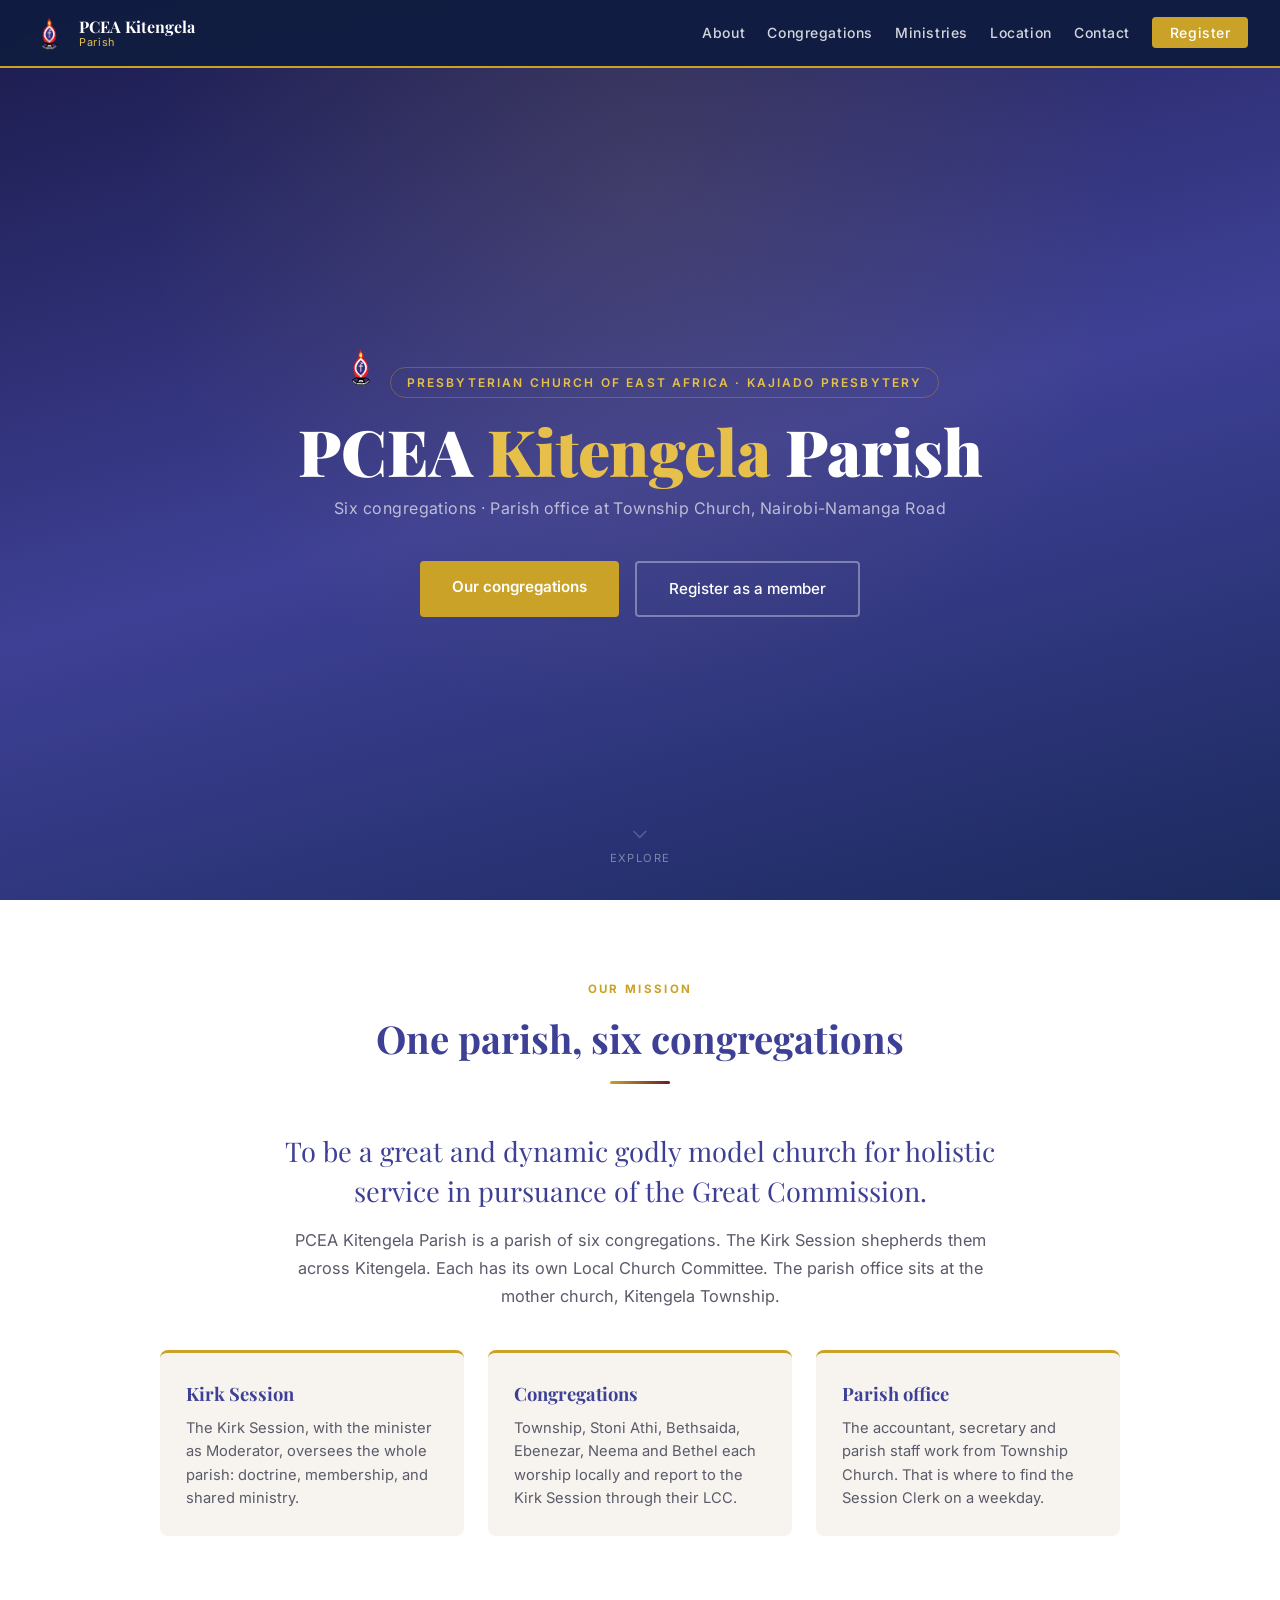
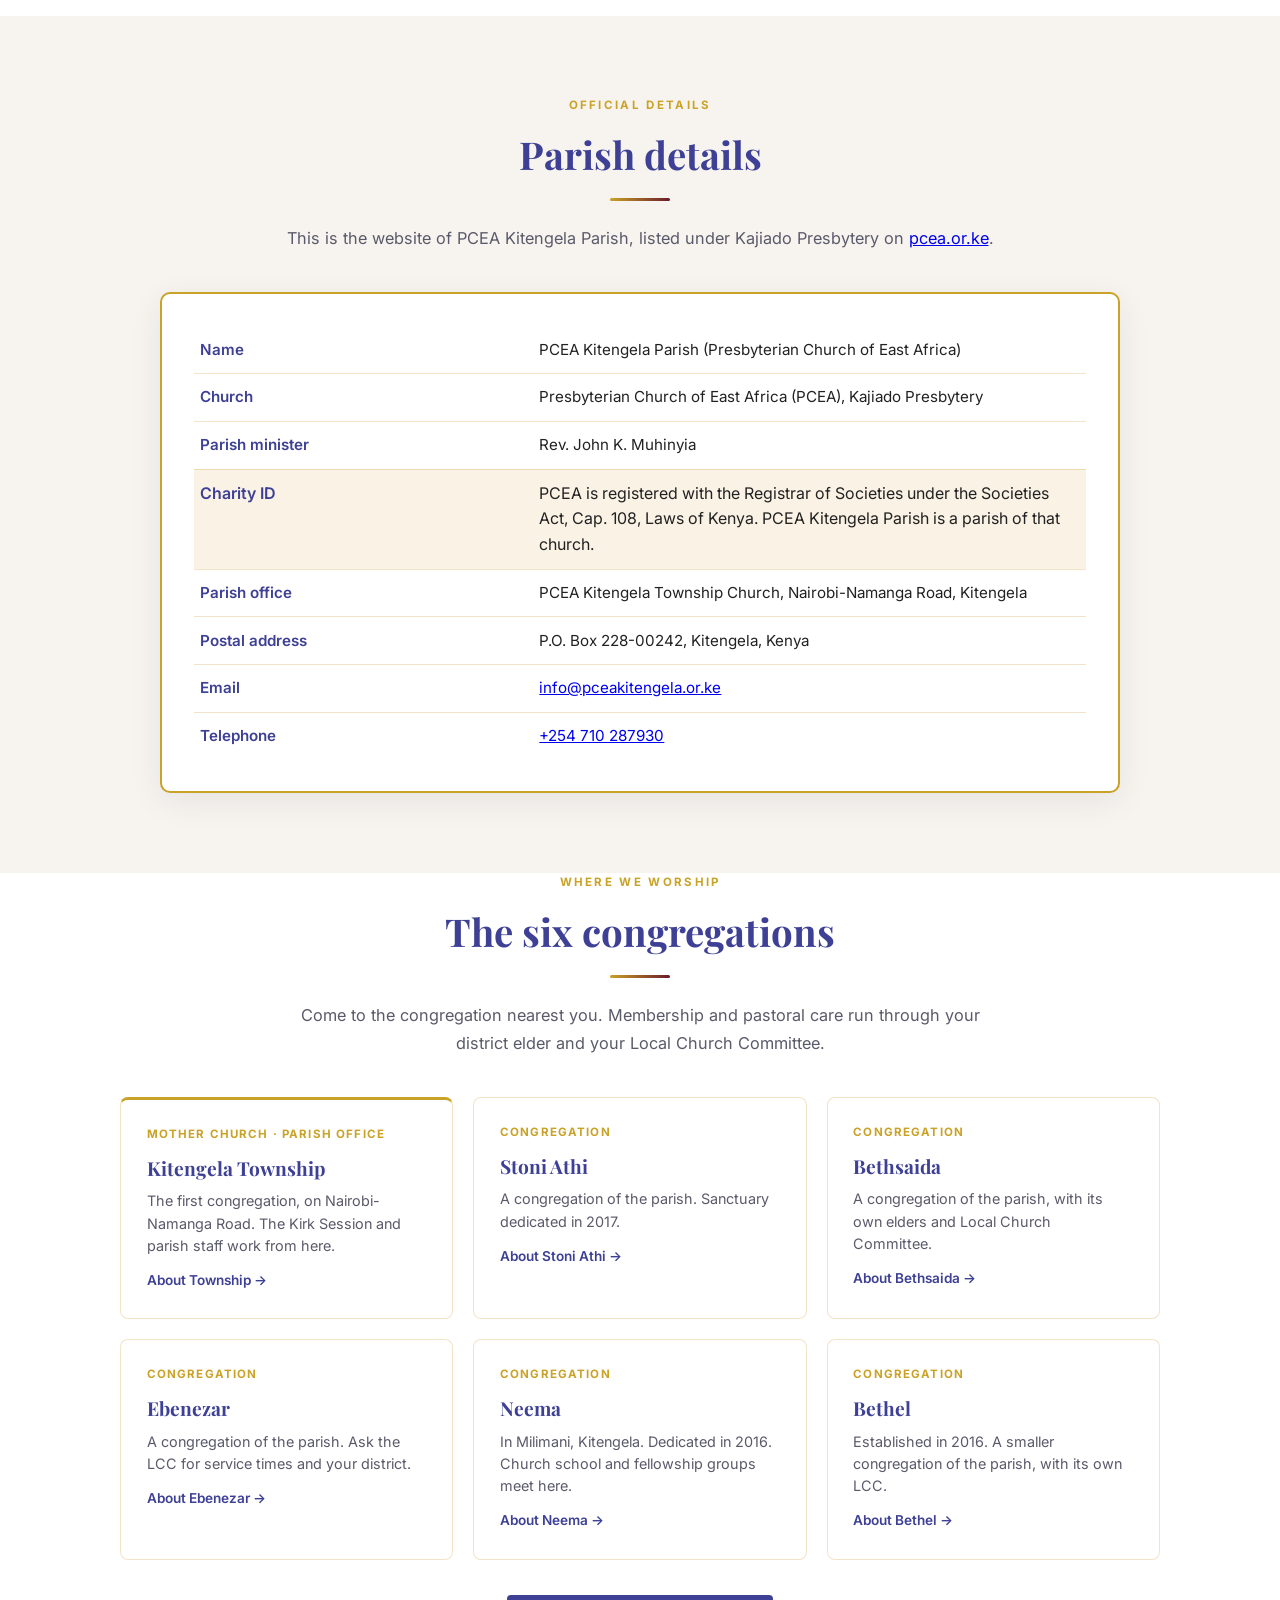
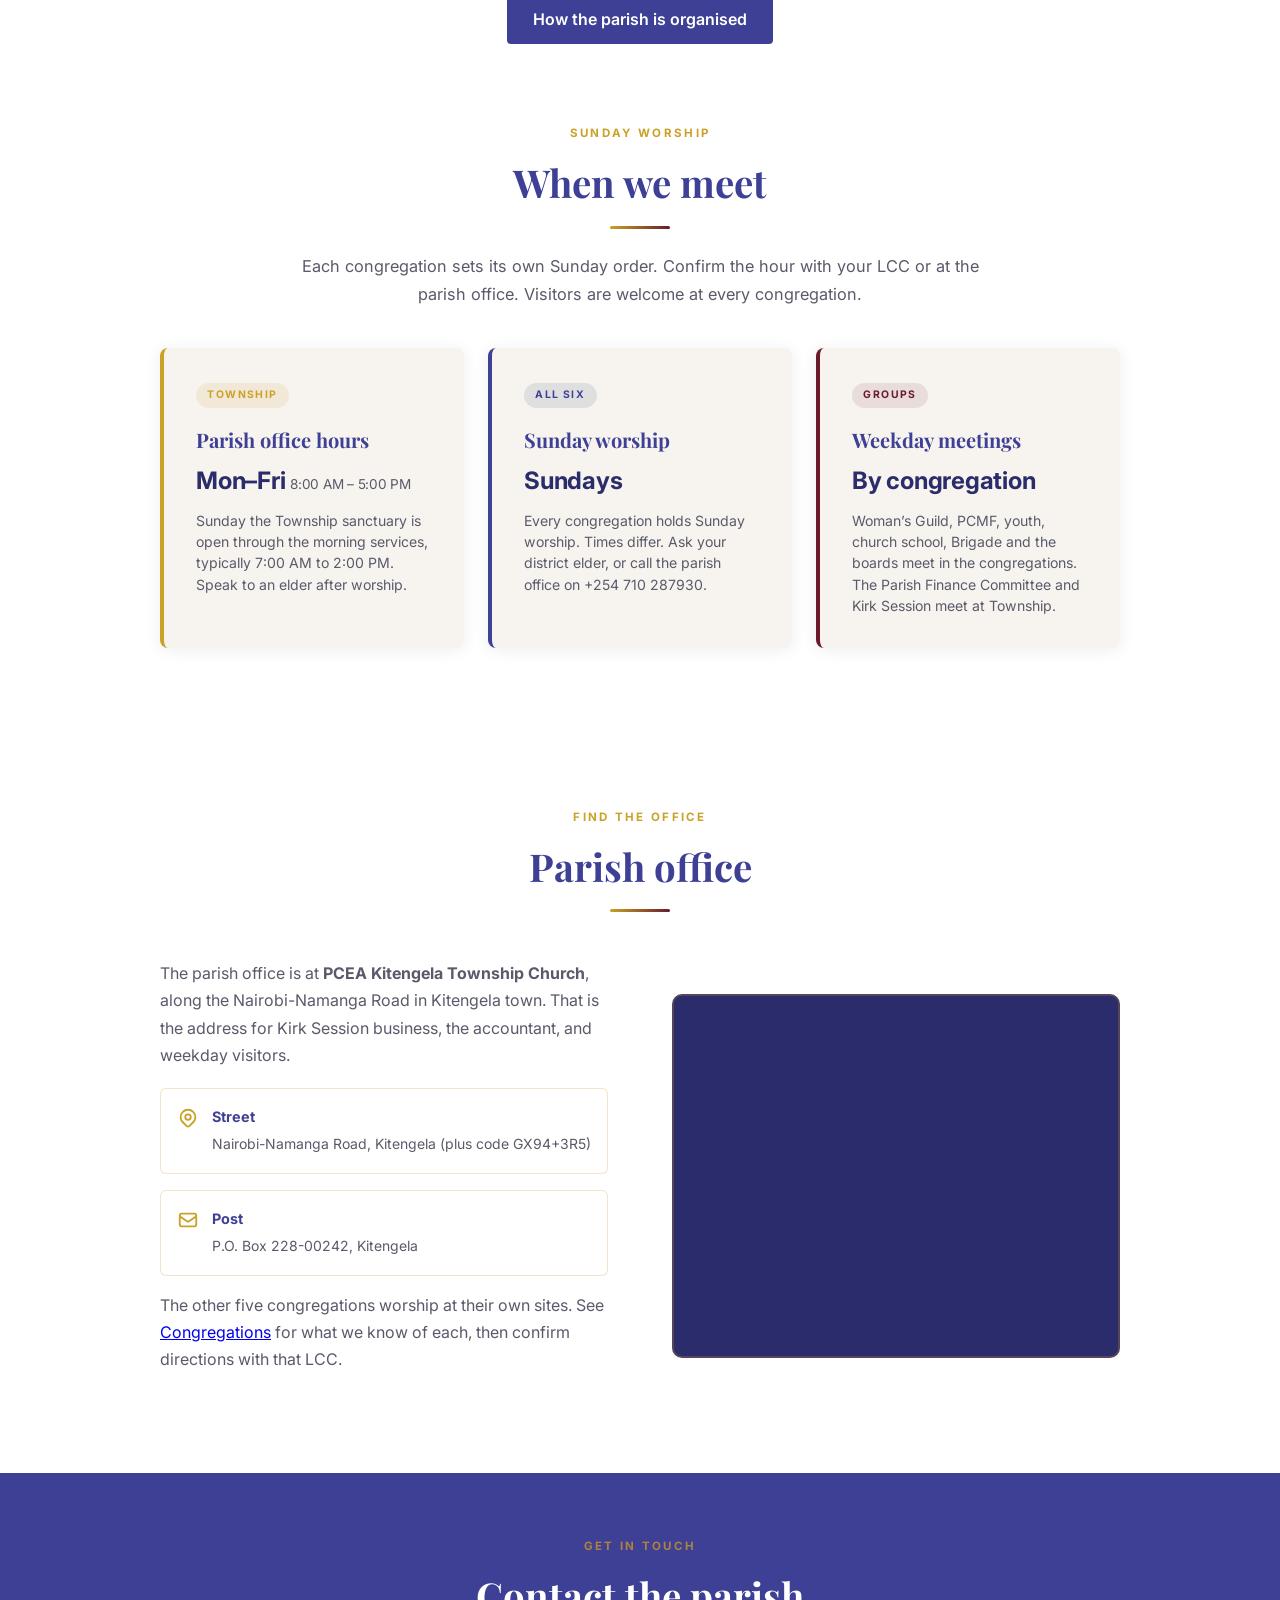
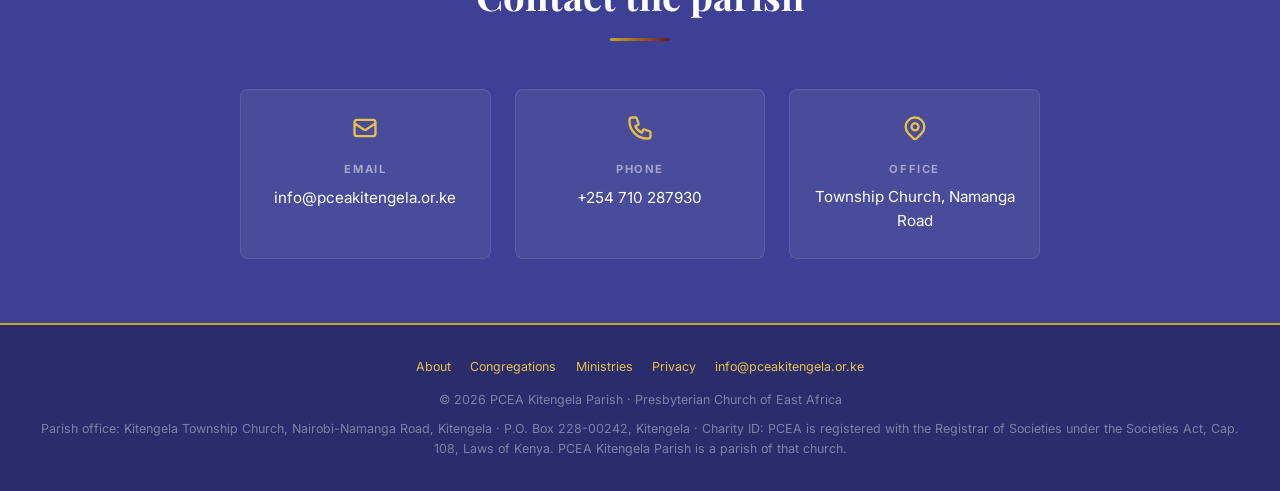
<file: index.html>
<!DOCTYPE html>
<html lang="en">
<head>
  <meta charset="UTF-8" />
  <meta name="viewport" content="width=device-width, initial-scale=1.0" />
  <title>PCEA Kitengela Parish | Presbyterian Church of East Africa</title>
  <meta name="description" content="Official website of PCEA Kitengela Parish, Kajiado Presbytery. Six congregations, with the parish office at Kitengela Township Church." />
  <link rel="canonical" href="https://pceakitengela.or.ke/" />
  <meta property="og:title" content="PCEA Kitengela Parish" />
  <meta property="og:description" content="A parish of six congregations in Kitengela. Parish office at Township Church, Nairobi-Namanga Road." />
  <meta property="og:url" content="https://pceakitengela.or.ke/" />
  <meta property="og:image" content="https://pceakitengela.or.ke/images/logo.png" />
  <link rel="icon" type="image/png" href="images/logo.png" />
  <link rel="preconnect" href="https://fonts.googleapis.com" />
  <link rel="preconnect" href="https://fonts.gstatic.com" crossorigin />
  <link href="https://fonts.googleapis.com/css2?family=Playfair+Display:wght@600;700;900&family=Inter:wght@300;400;500;600&display=swap" rel="stylesheet" />
  <link rel="stylesheet" href="styles.css" />
  <script type="application/ld+json">
  {
    "@context": "https://schema.org",
    "@type": "Church",
    "name": "PCEA Kitengela Parish",
    "alternateName": "Presbyterian Church of East Africa Kitengela Parish",
    "url": "https://pceakitengela.or.ke/",
    "logo": "https://pceakitengela.or.ke/images/logo.png",
    "email": "info@pceakitengela.or.ke",
    "telephone": "+254710287930",
    "address": {
      "@type": "PostalAddress",
      "streetAddress": "PCEA Kitengela Township Church, Nairobi-Namanga Road",
      "addressLocality": "Kitengela",
      "addressRegion": "Kajiado",
      "postalCode": "00242",
      "addressCountry": "KE",
      "postOfficeBoxNumber": "228-00242"
    },
    "parentOrganization": {
      "@type": "Organization",
      "name": "Presbyterian Church of East Africa",
      "url": "https://pcea.or.ke/"
    }
  }
  </script>
</head>
<body>

<nav>
  <a class="nav-brand" href="index.html">
    <img src="images/logo.png" alt="PCEA Kitengela Parish logo" />
    <span>PCEA Kitengela<small>Parish</small></span>
  </a>
  <ul class="nav-links" id="nav-links">
    <li><a href="about.html">About</a></li>
    <li><a href="congregations.html">Congregations</a></li>
    <li><a href="ministries.html">Ministries</a></li>
    <li><a href="#location">Location</a></li>
    <li><a href="#contact">Contact</a></li>
    <li><a class="nav-cta" href="register.html">Register</a></li>
  </ul>
  <button class="nav-toggle" id="nav-toggle" aria-label="Toggle menu" aria-expanded="false">
    <span></span><span></span><span></span>
  </button>
</nav>

<section class="hero">
  <div class="hero-content">
    <img src="images/logo.png" class="hero-logo" alt="PCEA Kitengela Parish logo" />
    <span class="hero-eyebrow">Presbyterian Church of East Africa · Kajiado Presbytery</span>
    <h1>PCEA <span>Kitengela</span> Parish</h1>
    <p class="hero-sub">Six congregations · Parish office at Township Church, Nairobi-Namanga Road</p>
    <div class="hero-buttons">
      <a href="congregations.html" class="btn-primary">Our congregations</a>
      <a href="register.html" class="btn-outline">Register as a member</a>
    </div>
  </div>
  <div class="scroll-cue">
    <svg fill="none" viewBox="0 0 24 24" stroke="currentColor"><path stroke-linecap="round" stroke-linejoin="round" stroke-width="2" d="M19 9l-7 7-7-7"/></svg>
    Explore
  </div>
</section>

<section id="mission">
  <p class="section-label">Our mission</p>
  <h2 class="section-title">One parish, six congregations</h2>
  <span class="section-divider"></span>
  <p class="mission-quote">To be a great and dynamic godly model church for holistic service in pursuance of the Great Commission.</p>
  <p class="section-intro">PCEA Kitengela Parish is a parish of six congregations. The Kirk Session shepherds them across Kitengela. Each has its own Local Church Committee. The parish office sits at the mother church, Kitengela Township.</p>
  <div class="mission-grid">
    <article class="mission-card">
      <h3>Kirk Session</h3>
      <p>The Kirk Session, with the minister as Moderator, oversees the whole parish: doctrine, membership, and shared ministry.</p>
    </article>
    <article class="mission-card">
      <h3>Congregations</h3>
      <p>Township, Stoni Athi, Bethsaida, Ebenezar, Neema and Bethel each worship locally and report to the Kirk Session through their LCC.</p>
    </article>
    <article class="mission-card">
      <h3>Parish office</h3>
      <p>The accountant, secretary and parish staff work from Township Church. That is where to find the Session Clerk on a weekday.</p>
    </article>
  </div>
</section>

<section id="organisation">
  <p class="section-label">Official details</p>
  <h2 class="section-title">Parish details</h2>
  <span class="section-divider"></span>
  <p class="section-intro">This is the website of PCEA Kitengela Parish, listed under Kajiado Presbytery on <a href="https://pcea.or.ke/pcea-nairobi-region-presbyteries/">pcea.or.ke</a>.</p>
  <div class="org-box">
    <table class="org-table">
      <tr>
        <th>Name</th>
        <td>PCEA Kitengela Parish (Presbyterian Church of East Africa)</td>
      </tr>
      <tr>
        <th>Church</th>
        <td>Presbyterian Church of East Africa (PCEA), Kajiado Presbytery</td>
      </tr>
      <tr>
        <th>Parish minister</th>
        <td>Rev. John K. Muhinyia</td>
      </tr>
      <tr class="charity-highlight">
        <th>Charity ID</th>
        <td data-charity-id>PCEA is registered with the Registrar of Societies under the Societies Act, Cap. 108, Laws of Kenya. PCEA Kitengela Parish is a parish of that church.</td>
      </tr>
      <tr>
        <th>Parish office</th>
        <td>PCEA Kitengela Township Church, Nairobi-Namanga Road, Kitengela</td>
      </tr>
      <tr>
        <th>Postal address</th>
        <td>P.O. Box 228-00242, Kitengela, Kenya</td>
      </tr>
      <tr>
        <th>Email</th>
        <td><a href="mailto:info@pceakitengela.or.ke">info@pceakitengela.or.ke</a></td>
      </tr>
      <tr>
        <th>Telephone</th>
        <td><a href="tel:+254710287930">+254 710 287930</a></td>
      </tr>
    </table>
  </div>
</section>

<section id="congregations">
  <p class="section-label">Where we worship</p>
  <h2 class="section-title">The six congregations</h2>
  <span class="section-divider"></span>
  <p class="section-intro">Come to the congregation nearest you. Membership and pastoral care run through your district elder and your Local Church Committee.</p>
  <div class="cong-grid">
    <a class="cong-card featured" href="congregations.html#township">
      <p class="cong-meta">Mother church · Parish office</p>
      <h3>Kitengela Township</h3>
      <p>The first congregation, on Nairobi-Namanga Road. The Kirk Session and parish staff work from here.</p>
      <span class="cong-link">About Township →</span>
    </a>
    <a class="cong-card" href="congregations.html#stoni-athi">
      <p class="cong-meta">Congregation</p>
      <h3>Stoni Athi</h3>
      <p>A congregation of the parish. Sanctuary dedicated in 2017.</p>
      <span class="cong-link">About Stoni Athi →</span>
    </a>
    <a class="cong-card" href="congregations.html#bethsaida">
      <p class="cong-meta">Congregation</p>
      <h3>Bethsaida</h3>
      <p>A congregation of the parish, with its own elders and Local Church Committee.</p>
      <span class="cong-link">About Bethsaida →</span>
    </a>
    <a class="cong-card" href="congregations.html#ebenezar">
      <p class="cong-meta">Congregation</p>
      <h3>Ebenezar</h3>
      <p>A congregation of the parish. Ask the LCC for service times and your district.</p>
      <span class="cong-link">About Ebenezar →</span>
    </a>
    <a class="cong-card" href="congregations.html#neema">
      <p class="cong-meta">Congregation</p>
      <h3>Neema</h3>
      <p>In Milimani, Kitengela. Dedicated in 2016. Church school and fellowship groups meet here.</p>
      <span class="cong-link">About Neema →</span>
    </a>
    <a class="cong-card" href="congregations.html#bethel">
      <p class="cong-meta">Congregation</p>
      <h3>Bethel</h3>
      <p>Established in 2016. A smaller congregation of the parish, with its own LCC.</p>
      <span class="cong-link">About Bethel →</span>
    </a>
  </div>
  <p class="center-cta"><a class="btn-navy" href="congregations.html">How the parish is organised</a></p>
</section>

<section id="services" class="alt">
  <p class="section-label">Sunday worship</p>
  <h2 class="section-title">When we meet</h2>
  <span class="section-divider"></span>
  <p class="section-intro">Each congregation sets its own Sunday order. Confirm the hour with your LCC or at the parish office. Visitors are welcome at every congregation.</p>
  <div class="services-grid">
    <div class="service-card">
      <span class="service-badge">Township</span>
      <h3>Parish office hours</h3>
      <div class="service-time">Mon–Fri <span>8:00 AM – 5:00 PM</span></div>
      <p class="service-desc">Sunday the Township sanctuary is open through the morning services, typically 7:00 AM to 2:00 PM. Speak to an elder after worship.</p>
    </div>
    <div class="service-card">
      <span class="service-badge">All six</span>
      <h3>Sunday worship</h3>
      <div class="service-time">Sundays</div>
      <p class="service-desc">Every congregation holds Sunday worship. Times differ. Ask your district elder, or call the parish office on +254 710 287930.</p>
    </div>
    <div class="service-card">
      <span class="service-badge">Groups</span>
      <h3>Weekday meetings</h3>
      <div class="service-time">By congregation</div>
      <p class="service-desc">Woman’s Guild, PCMF, youth, church school, Brigade and the boards meet in the congregations. The Parish Finance Committee and Kirk Session meet at Township.</p>
    </div>
  </div>
</section>

<section id="location">
  <p class="section-label">Find the office</p>
  <h2 class="section-title">Parish office</h2>
  <span class="section-divider"></span>
  <div class="location-inner">
    <div class="location-text">
      <p>The parish office is at <strong>PCEA Kitengela Township Church</strong>, along the Nairobi-Namanga Road in Kitengela town. That is the address for Kirk Session business, the accountant, and weekday visitors.</p>
      <div class="location-detail">
        <svg fill="none" viewBox="0 0 24 24" stroke="currentColor"><path stroke-linecap="round" stroke-linejoin="round" stroke-width="2" d="M17.657 16.657L13.414 20.9a1.998 1.998 0 01-2.827 0l-4.244-4.243a8 8 0 1111.314 0z"/><path stroke-linecap="round" stroke-linejoin="round" stroke-width="2" d="M15 11a3 3 0 11-6 0 3 3 0 016 0z"/></svg>
        <div>
          <strong>Street</strong>
          <span>Nairobi-Namanga Road, Kitengela (plus code GX94+3R5)</span>
        </div>
      </div>
      <div class="location-detail">
        <svg fill="none" viewBox="0 0 24 24" stroke="currentColor"><path stroke-linecap="round" stroke-linejoin="round" stroke-width="2" d="M3 8l7.89 5.26a2 2 0 002.22 0L21 8M5 19h14a2 2 0 002-2V7a2 2 0 00-2-2H5a2 2 0 00-2 2v10a2 2 0 002 2z"/></svg>
        <div>
          <strong>Post</strong>
          <span>P.O. Box 228-00242, Kitengela</span>
        </div>
      </div>
      <p>The other five congregations worship at their own sites. See <a href="congregations.html">Congregations</a> for what we know of each, then confirm directions with that LCC.</p>
    </div>
    <div class="map-frame">
      <iframe title="Map of PCEA Kitengela Township Church" src="https://maps.google.com/maps?q=PCEA+Kitengela+Township+Church,+Namanga+Road,+Kitengela&amp;z=16&amp;output=embed" loading="lazy" referrerpolicy="no-referrer-when-downgrade"></iframe>
    </div>
  </div>
</section>

<section id="contact">
  <p class="section-label">Get in touch</p>
  <h2 class="section-title">Contact the parish</h2>
  <span class="section-divider"></span>
  <div class="contact-grid">
    <div class="contact-card">
      <svg fill="none" viewBox="0 0 24 24" stroke="currentColor"><path stroke-linecap="round" stroke-linejoin="round" stroke-width="2" d="M3 8l7.89 5.26a2 2 0 002.22 0L21 8M5 19h14a2 2 0 002-2V7a2 2 0 00-2-2H5a2 2 0 00-2 2v10a2 2 0 002 2z"/></svg>
      <strong>Email</strong>
      <a href="mailto:info@pceakitengela.or.ke">info@pceakitengela.or.ke</a>
    </div>
    <div class="contact-card">
      <svg fill="none" viewBox="0 0 24 24" stroke="currentColor"><path stroke-linecap="round" stroke-linejoin="round" stroke-width="2" d="M3 5a2 2 0 012-2h3.28a1 1 0 01.948.684l1.498 4.493a1 1 0 01-.502 1.21l-2.257 1.13a11.042 11.042 0 005.516 5.516l1.13-2.257a1 1 0 011.21-.502l4.493 1.498a1 1 0 01.684.949V19a2 2 0 01-2 2h-1C9.716 21 3 14.284 3 6V5z"/></svg>
      <strong>Phone</strong>
      <a href="tel:+254710287930">+254 710 287930</a>
    </div>
    <div class="contact-card">
      <svg fill="none" viewBox="0 0 24 24" stroke="currentColor"><path stroke-linecap="round" stroke-linejoin="round" stroke-width="2" d="M17.657 16.657L13.414 20.9a1.998 1.998 0 01-2.827 0l-4.244-4.243a8 8 0 1111.314 0z"/><path stroke-linecap="round" stroke-linejoin="round" stroke-width="2" d="M15 11a3 3 0 11-6 0 3 3 0 016 0z"/></svg>
      <strong>Office</strong>
      <p>Township Church, Namanga Road</p>
    </div>
  </div>
</section>

<footer>
  <div class="footer-links">
    <a href="about.html">About</a>
    <a href="congregations.html">Congregations</a>
    <a href="ministries.html">Ministries</a>
    <a href="privacy.html">Privacy</a>
    <a href="mailto:info@pceakitengela.or.ke">info@pceakitengela.or.ke</a>
  </div>
  <p>© <span id="copy-year"></span> PCEA Kitengela Parish · Presbyterian Church of East Africa</p>
  <p class="footer-legal">
    Parish office: Kitengela Township Church, Nairobi-Namanga Road, Kitengela ·
    P.O. Box 228-00242, Kitengela ·
    Charity ID: <span data-charity-id></span>
  </p>
</footer>

<script src="config.js"></script>
<script src="main.js"></script>
</body>
</html>
</file>
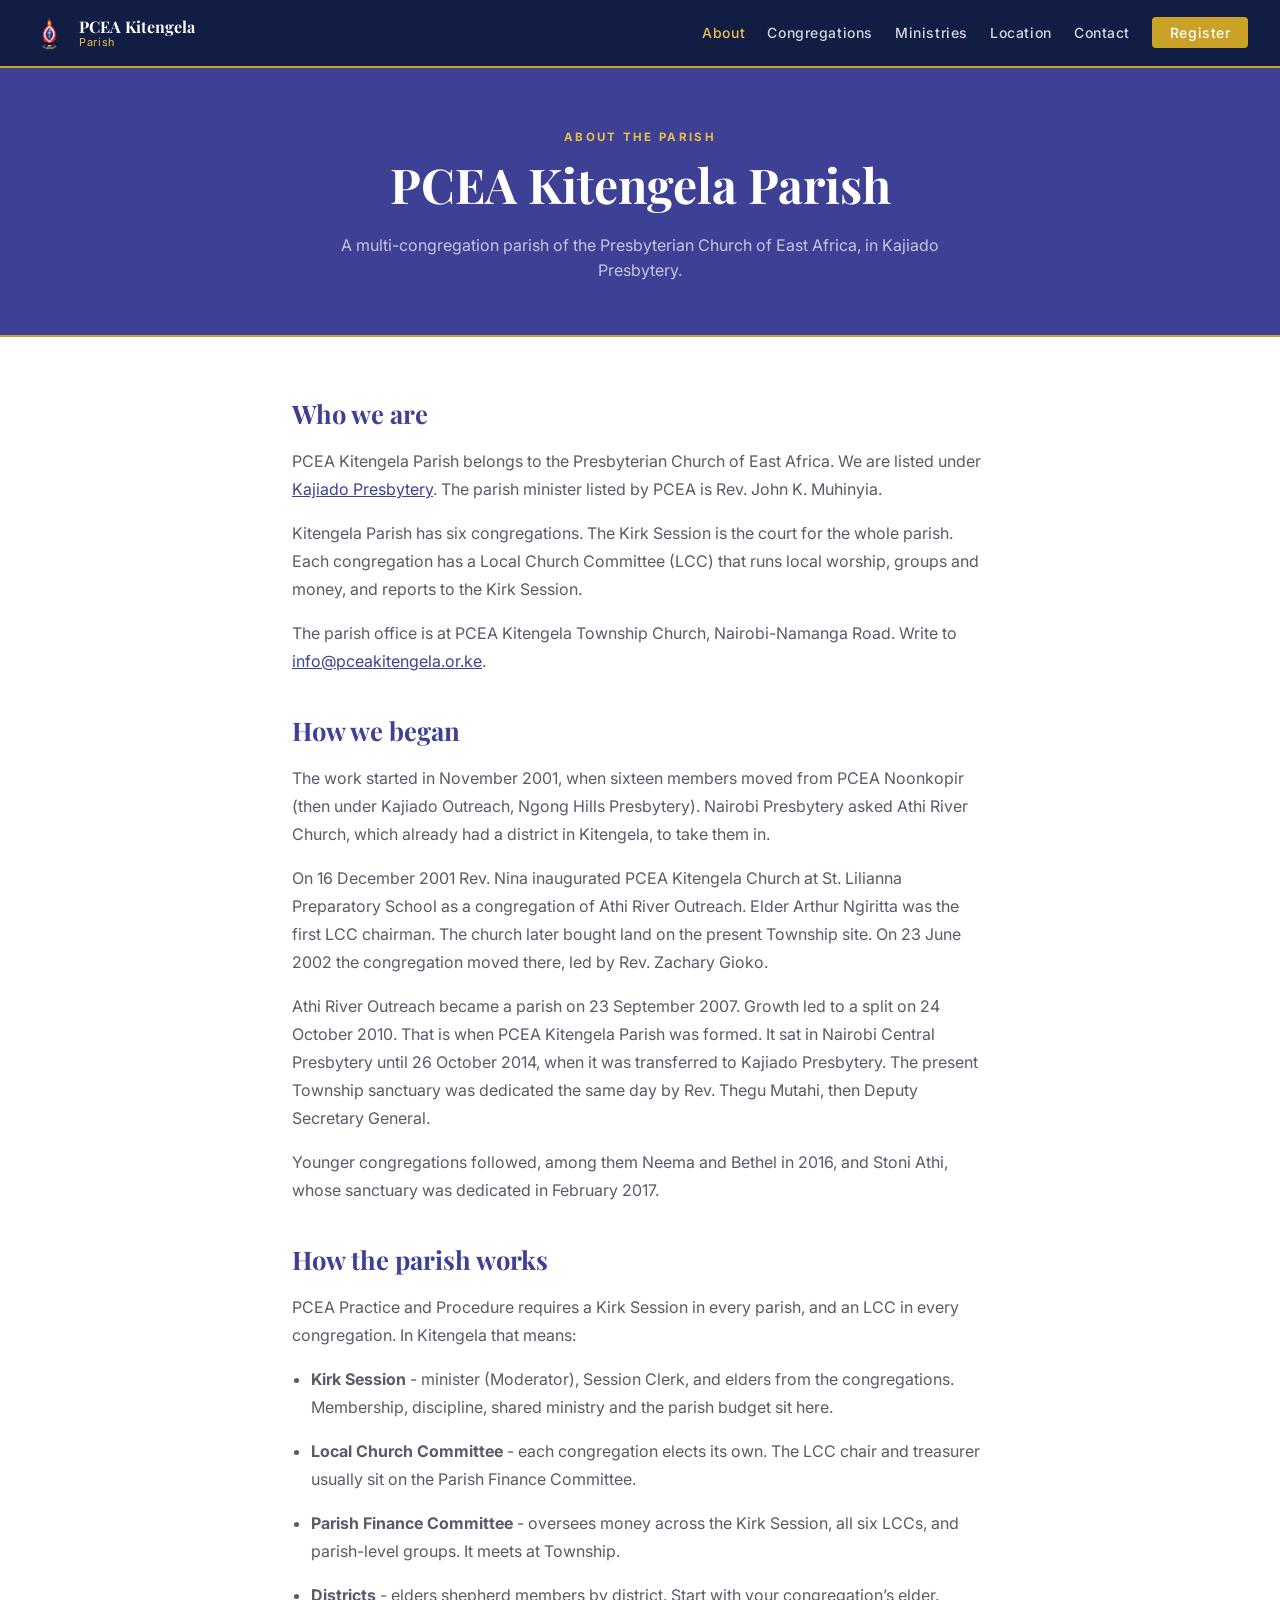
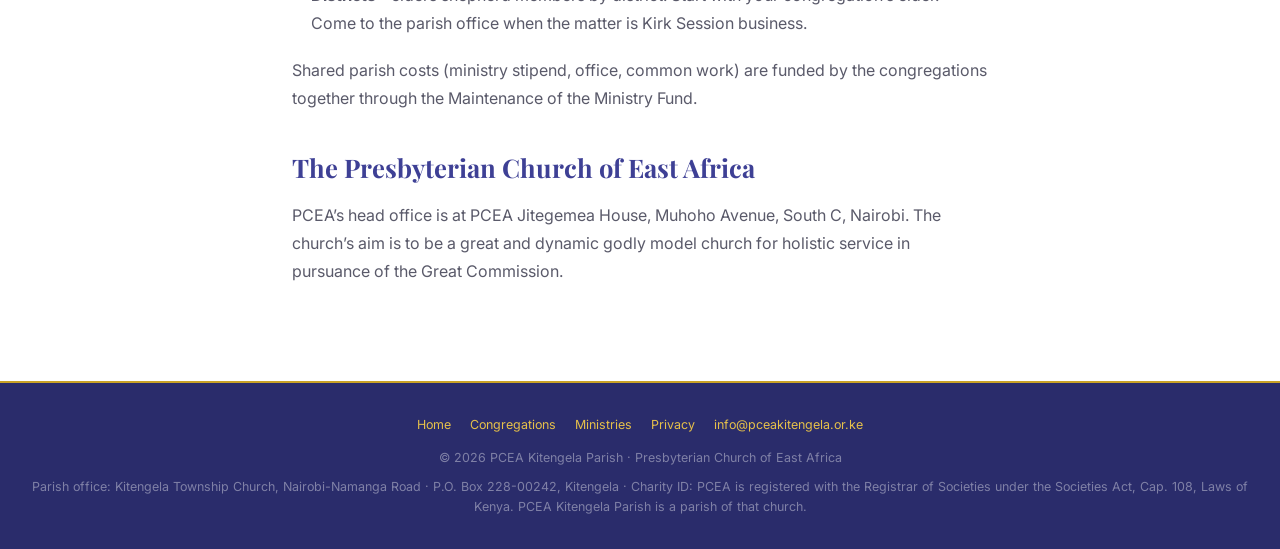
<file: about.html>
<!DOCTYPE html>
<html lang="en">
<head>
  <meta charset="UTF-8" />
  <meta name="viewport" content="width=device-width, initial-scale=1.0" />
  <title>About | PCEA Kitengela Parish</title>
  <meta name="description" content="History and organisation of PCEA Kitengela Parish, Kajiado Presbytery: six congregations, Kirk Session, and the parish office at Township Church." />
  <link rel="canonical" href="https://pceakitengela.or.ke/about.html" />
  <link rel="icon" type="image/png" href="images/logo.png" />
  <link rel="preconnect" href="https://fonts.googleapis.com" />
  <link rel="preconnect" href="https://fonts.gstatic.com" crossorigin />
  <link href="https://fonts.googleapis.com/css2?family=Playfair+Display:wght@600;700;900&family=Inter:wght@300;400;500;600&display=swap" rel="stylesheet" />
  <link rel="stylesheet" href="styles.css" />
</head>
<body>

<nav>
  <a class="nav-brand" href="index.html">
    <img src="images/logo.png" alt="PCEA Kitengela Parish logo" />
    <span>PCEA Kitengela<small>Parish</small></span>
  </a>
  <ul class="nav-links" id="nav-links">
    <li><a href="about.html" aria-current="page">About</a></li>
    <li><a href="congregations.html">Congregations</a></li>
    <li><a href="ministries.html">Ministries</a></li>
    <li><a href="index.html#location">Location</a></li>
    <li><a href="index.html#contact">Contact</a></li>
    <li><a class="nav-cta" href="register.html">Register</a></li>
  </ul>
  <button class="nav-toggle" id="nav-toggle" aria-label="Toggle menu" aria-expanded="false">
    <span></span><span></span><span></span>
  </button>
</nav>

<header class="page-hero">
  <p class="section-label" style="color:var(--gold-lt);">About the parish</p>
  <h1>PCEA Kitengela Parish</h1>
  <p>A multi-congregation parish of the Presbyterian Church of East Africa, in Kajiado Presbytery.</p>
</header>

<article class="prose">
  <h2>Who we are</h2>
  <p>PCEA Kitengela Parish belongs to the Presbyterian Church of East Africa. We are listed under <a href="https://pcea.or.ke/pcea-nairobi-region-presbyteries/">Kajiado Presbytery</a>. The parish minister listed by PCEA is Rev. John K. Muhinyia.</p>
  <p>Kitengela Parish has six congregations. The Kirk Session is the court for the whole parish. Each congregation has a Local Church Committee (LCC) that runs local worship, groups and money, and reports to the Kirk Session.</p>
  <p>The parish office is at PCEA Kitengela Township Church, Nairobi-Namanga Road. Write to <a href="mailto:info@pceakitengela.or.ke">info@pceakitengela.or.ke</a>.</p>

  <h2>How we began</h2>
  <p>The work started in November 2001, when sixteen members moved from PCEA Noonkopir (then under Kajiado Outreach, Ngong Hills Presbytery). Nairobi Presbytery asked Athi River Church, which already had a district in Kitengela, to take them in.</p>
  <p>On 16 December 2001 Rev. Nina inaugurated PCEA Kitengela Church at St. Lilianna Preparatory School as a congregation of Athi River Outreach. Elder Arthur Ngiritta was the first LCC chairman. The church later bought land on the present Township site. On 23 June 2002 the congregation moved there, led by Rev. Zachary Gioko.</p>
  <p>Athi River Outreach became a parish on 23 September 2007. Growth led to a split on 24 October 2010. That is when PCEA Kitengela Parish was formed. It sat in Nairobi Central Presbytery until 26 October 2014, when it was transferred to Kajiado Presbytery. The present Township sanctuary was dedicated the same day by Rev. Thegu Mutahi, then Deputy Secretary General.</p>
  <p>Younger congregations followed, among them Neema and Bethel in 2016, and Stoni Athi, whose sanctuary was dedicated in February 2017.</p>

  <h2>How the parish works</h2>
  <p>PCEA Practice and Procedure requires a Kirk Session in every parish, and an LCC in every congregation. In Kitengela that means:</p>
  <ul>
    <li><strong>Kirk Session</strong> - minister (Moderator), Session Clerk, and elders from the congregations. Membership, discipline, shared ministry and the parish budget sit here.</li>
    <li><strong>Local Church Committee</strong> - each congregation elects its own. The LCC chair and treasurer usually sit on the Parish Finance Committee.</li>
    <li><strong>Parish Finance Committee</strong> - oversees money across the Kirk Session, all six LCCs, and parish-level groups. It meets at Township.</li>
    <li><strong>Districts</strong> - elders shepherd members by district. Start with your congregation’s elder. Come to the parish office when the matter is Kirk Session business.</li>
  </ul>
  <p>Shared parish costs (ministry stipend, office, common work) are funded by the congregations together through the Maintenance of the Ministry Fund.</p>

  <h2>The Presbyterian Church of East Africa</h2>
  <p>PCEA’s head office is at PCEA Jitegemea House, Muhoho Avenue, South C, Nairobi. The church’s aim is to be a great and dynamic godly model church for holistic service in pursuance of the Great Commission.</p>
</article>

<footer>
  <div class="footer-links">
    <a href="index.html">Home</a>
    <a href="congregations.html">Congregations</a>
    <a href="ministries.html">Ministries</a>
    <a href="privacy.html">Privacy</a>
    <a href="mailto:info@pceakitengela.or.ke">info@pceakitengela.or.ke</a>
  </div>
  <p>© <span id="copy-year"></span> PCEA Kitengela Parish · Presbyterian Church of East Africa</p>
  <p class="footer-legal">
    Parish office: Kitengela Township Church, Nairobi-Namanga Road ·
    P.O. Box 228-00242, Kitengela ·
    Charity ID: <span data-charity-id></span>
  </p>
</footer>

<script src="config.js"></script>
<script src="main.js"></script>
</body>
</html>
</file>
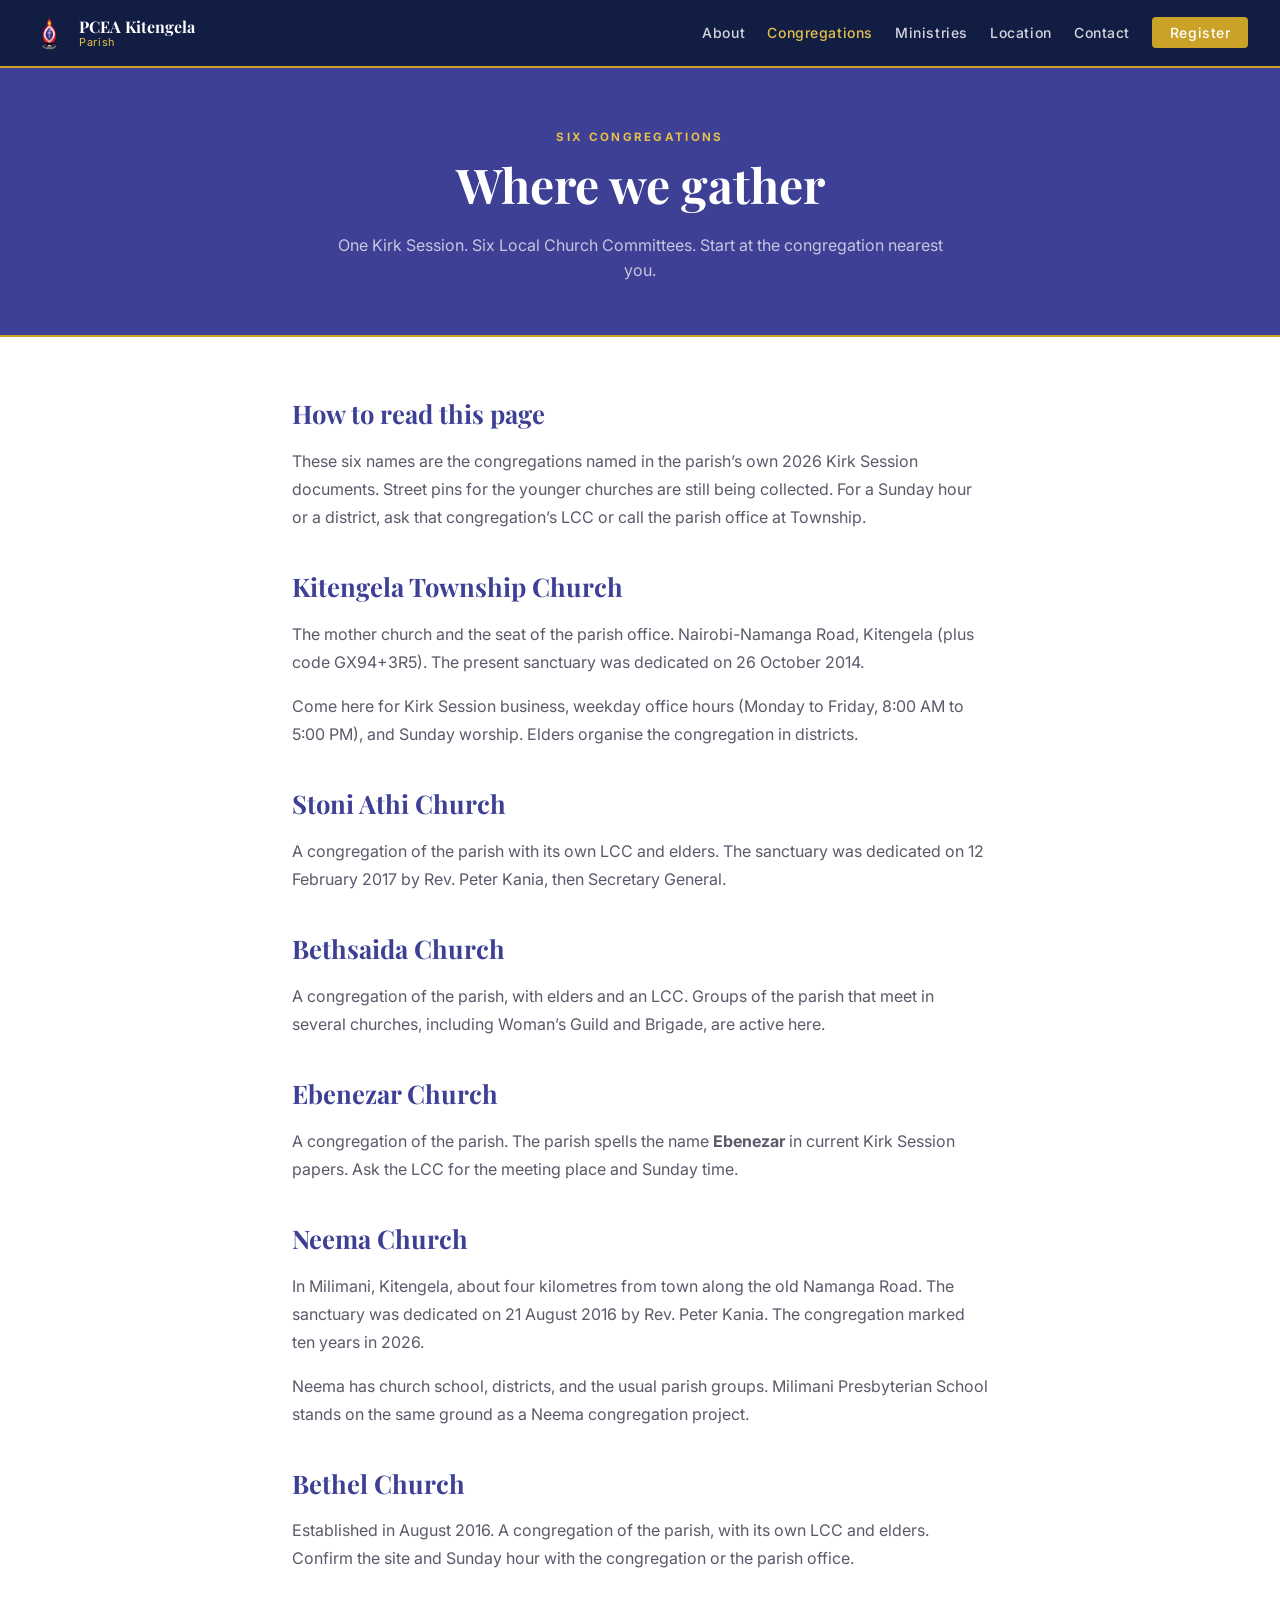
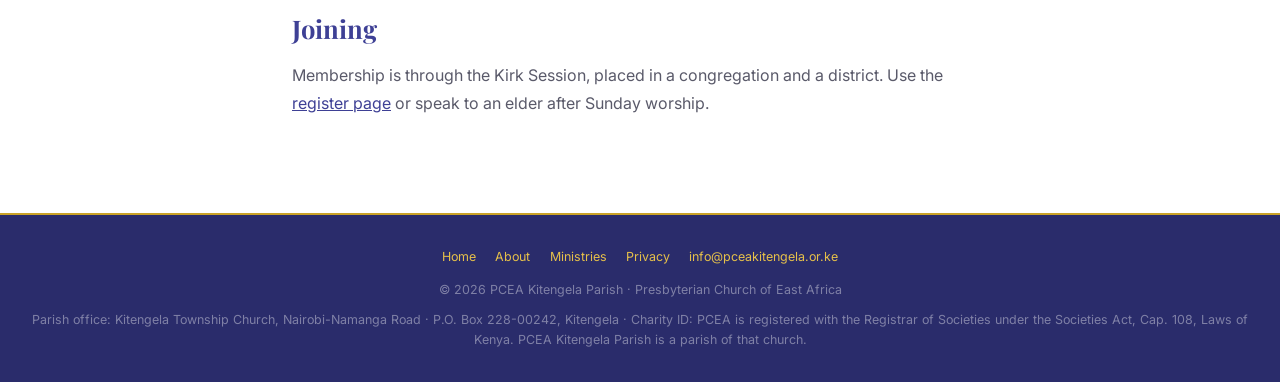
<file: congregations.html>
<!DOCTYPE html>
<html lang="en">
<head>
  <meta charset="UTF-8" />
  <meta name="viewport" content="width=device-width, initial-scale=1.0" />
  <title>Congregations | PCEA Kitengela Parish</title>
  <meta name="description" content="The six congregations of PCEA Kitengela Parish: Township, Stoni Athi, Bethsaida, Ebenezar, Neema and Bethel." />
  <link rel="canonical" href="https://pceakitengela.or.ke/congregations.html" />
  <link rel="icon" type="image/png" href="images/logo.png" />
  <link rel="preconnect" href="https://fonts.googleapis.com" />
  <link rel="preconnect" href="https://fonts.gstatic.com" crossorigin />
  <link href="https://fonts.googleapis.com/css2?family=Playfair+Display:wght@600;700;900&family=Inter:wght@300;400;500;600&display=swap" rel="stylesheet" />
  <link rel="stylesheet" href="styles.css" />
</head>
<body>

<nav>
  <a class="nav-brand" href="index.html">
    <img src="images/logo.png" alt="PCEA Kitengela Parish logo" />
    <span>PCEA Kitengela<small>Parish</small></span>
  </a>
  <ul class="nav-links" id="nav-links">
    <li><a href="about.html">About</a></li>
    <li><a href="congregations.html" aria-current="page">Congregations</a></li>
    <li><a href="ministries.html">Ministries</a></li>
    <li><a href="index.html#location">Location</a></li>
    <li><a href="index.html#contact">Contact</a></li>
    <li><a class="nav-cta" href="register.html">Register</a></li>
  </ul>
  <button class="nav-toggle" id="nav-toggle" aria-label="Toggle menu" aria-expanded="false">
    <span></span><span></span><span></span>
  </button>
</nav>

<header class="page-hero">
  <p class="section-label" style="color:var(--gold-lt);">Six congregations</p>
  <h1>Where we gather</h1>
  <p>One Kirk Session. Six Local Church Committees. Start at the congregation nearest you.</p>
</header>

<article class="prose">
  <h2>How to read this page</h2>
  <p>These six names are the congregations named in the parish’s own 2026 Kirk Session documents. Street pins for the younger churches are still being collected. For a Sunday hour or a district, ask that congregation’s LCC or call the parish office at Township.</p>

  <h2 id="township">Kitengela Township Church</h2>
  <p>The mother church and the seat of the parish office. Nairobi-Namanga Road, Kitengela (plus code GX94+3R5). The present sanctuary was dedicated on 26 October 2014.</p>
  <p>Come here for Kirk Session business, weekday office hours (Monday to Friday, 8:00 AM to 5:00 PM), and Sunday worship. Elders organise the congregation in districts.</p>

  <h2 id="stoni-athi">Stoni Athi Church</h2>
  <p>A congregation of the parish with its own LCC and elders. The sanctuary was dedicated on 12 February 2017 by Rev. Peter Kania, then Secretary General.</p>

  <h2 id="bethsaida">Bethsaida Church</h2>
  <p>A congregation of the parish, with elders and an LCC. Groups of the parish that meet in several churches, including Woman’s Guild and Brigade, are active here.</p>

  <h2 id="ebenezar">Ebenezar Church</h2>
  <p>A congregation of the parish. The parish spells the name <strong>Ebenezar</strong> in current Kirk Session papers. Ask the LCC for the meeting place and Sunday time.</p>

  <h2 id="neema">Neema Church</h2>
  <p>In Milimani, Kitengela, about four kilometres from town along the old Namanga Road. The sanctuary was dedicated on 21 August 2016 by Rev. Peter Kania. The congregation marked ten years in 2026.</p>
  <p>Neema has church school, districts, and the usual parish groups. Milimani Presbyterian School stands on the same ground as a Neema congregation project.</p>

  <h2 id="bethel">Bethel Church</h2>
  <p>Established in August 2016. A congregation of the parish, with its own LCC and elders. Confirm the site and Sunday hour with the congregation or the parish office.</p>

  <h2>Joining</h2>
  <p>Membership is through the Kirk Session, placed in a congregation and a district. Use the <a href="register.html">register page</a> or speak to an elder after Sunday worship.</p>
</article>

<footer>
  <div class="footer-links">
    <a href="index.html">Home</a>
    <a href="about.html">About</a>
    <a href="ministries.html">Ministries</a>
    <a href="privacy.html">Privacy</a>
    <a href="mailto:info@pceakitengela.or.ke">info@pceakitengela.or.ke</a>
  </div>
  <p>© <span id="copy-year"></span> PCEA Kitengela Parish · Presbyterian Church of East Africa</p>
  <p class="footer-legal">
    Parish office: Kitengela Township Church, Nairobi-Namanga Road ·
    P.O. Box 228-00242, Kitengela ·
    Charity ID: <span data-charity-id></span>
  </p>
</footer>

<script src="config.js"></script>
<script src="main.js"></script>
</body>
</html>
</file>
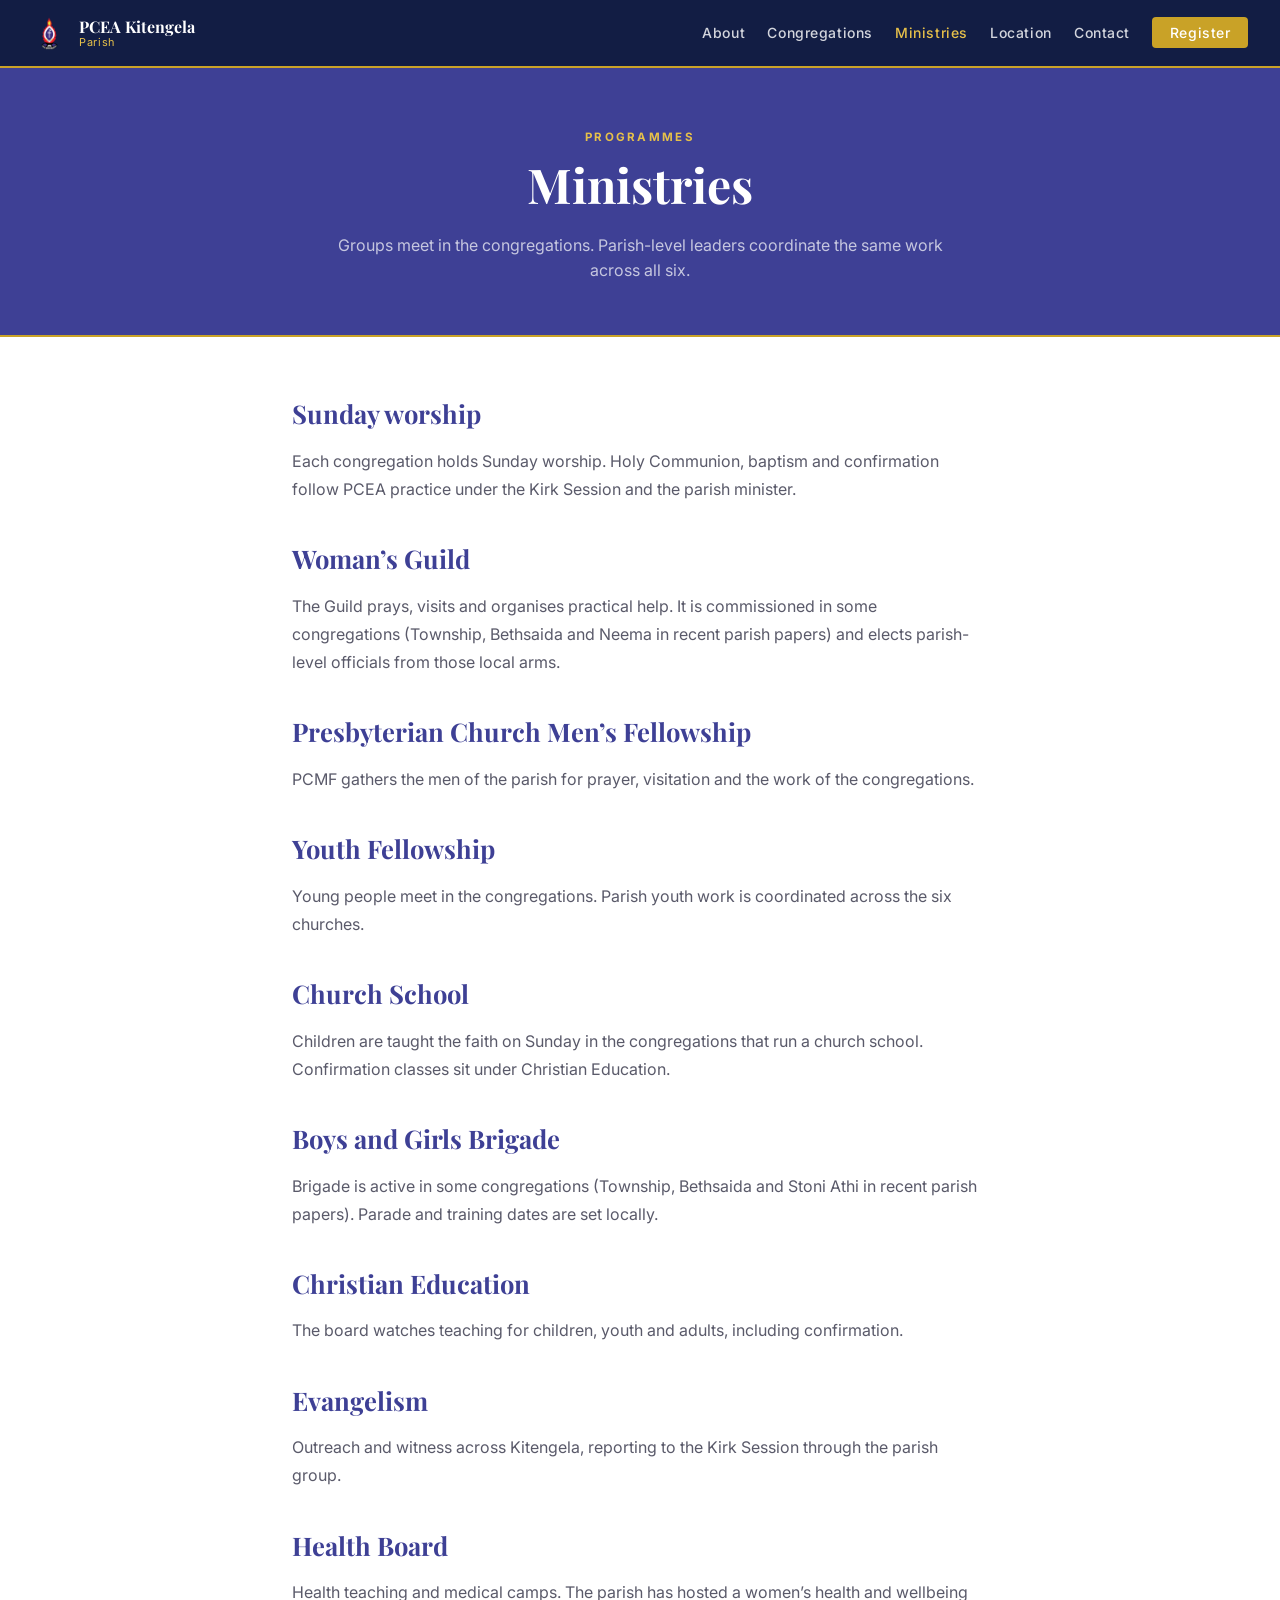
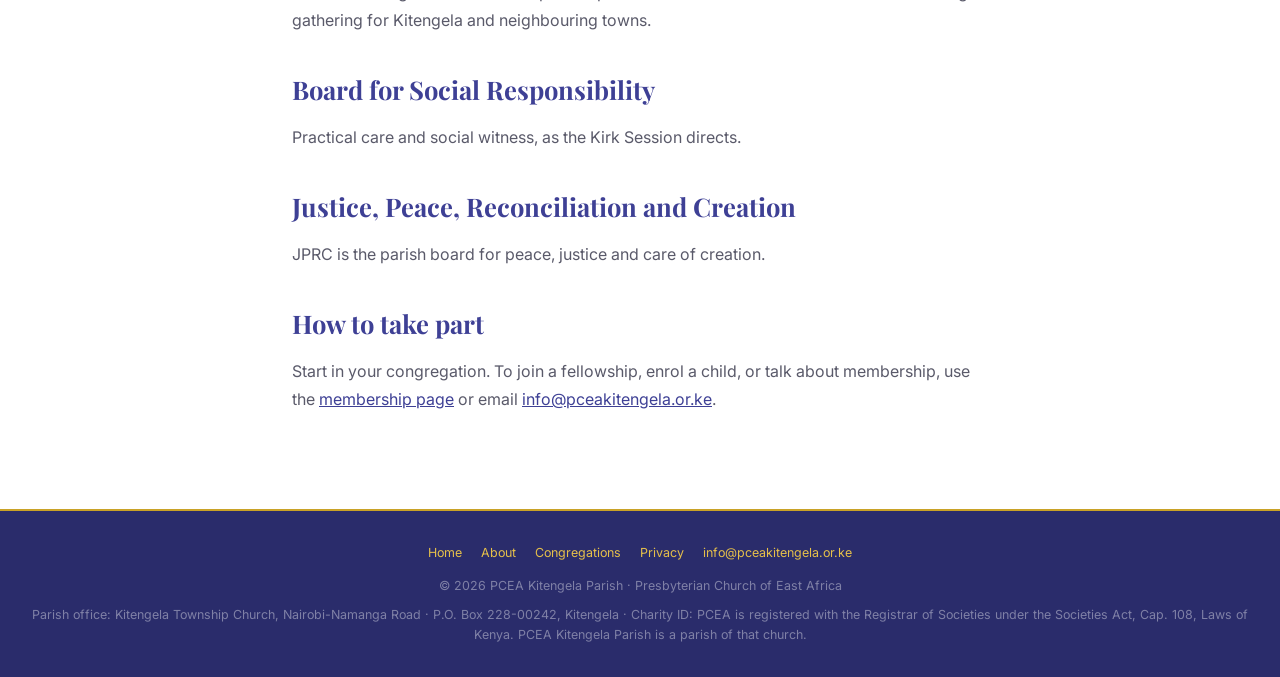
<file: ministries.html>
<!DOCTYPE html>
<html lang="en">
<head>
  <meta charset="UTF-8" />
  <meta name="viewport" content="width=device-width, initial-scale=1.0" />
  <title>Ministries | PCEA Kitengela Parish</title>
  <meta name="description" content="Parish-level ministries of PCEA Kitengela: Woman’s Guild, PCMF, youth, church school, Brigade, evangelism, health, and social responsibility." />
  <link rel="canonical" href="https://pceakitengela.or.ke/ministries.html" />
  <link rel="icon" type="image/png" href="images/logo.png" />
  <link rel="preconnect" href="https://fonts.googleapis.com" />
  <link rel="preconnect" href="https://fonts.gstatic.com" crossorigin />
  <link href="https://fonts.googleapis.com/css2?family=Playfair+Display:wght@600;700;900&family=Inter:wght@300;400;500;600&display=swap" rel="stylesheet" />
  <link rel="stylesheet" href="styles.css" />
</head>
<body>

<nav>
  <a class="nav-brand" href="index.html">
    <img src="images/logo.png" alt="PCEA Kitengela Parish logo" />
    <span>PCEA Kitengela<small>Parish</small></span>
  </a>
  <ul class="nav-links" id="nav-links">
    <li><a href="about.html">About</a></li>
    <li><a href="congregations.html">Congregations</a></li>
    <li><a href="ministries.html" aria-current="page">Ministries</a></li>
    <li><a href="index.html#location">Location</a></li>
    <li><a href="index.html#contact">Contact</a></li>
    <li><a class="nav-cta" href="register.html">Register</a></li>
  </ul>
  <button class="nav-toggle" id="nav-toggle" aria-label="Toggle menu" aria-expanded="false">
    <span></span><span></span><span></span>
  </button>
</nav>

<header class="page-hero">
  <p class="section-label" style="color:var(--gold-lt);">Programmes</p>
  <h1>Ministries</h1>
  <p>Groups meet in the congregations. Parish-level leaders coordinate the same work across all six.</p>
</header>

<article class="prose">
  <h2>Sunday worship</h2>
  <p>Each congregation holds Sunday worship. Holy Communion, baptism and confirmation follow PCEA practice under the Kirk Session and the parish minister.</p>

  <h2>Woman’s Guild</h2>
  <p>The Guild prays, visits and organises practical help. It is commissioned in some congregations (Township, Bethsaida and Neema in recent parish papers) and elects parish-level officials from those local arms.</p>

  <h2>Presbyterian Church Men’s Fellowship</h2>
  <p>PCMF gathers the men of the parish for prayer, visitation and the work of the congregations.</p>

  <h2>Youth Fellowship</h2>
  <p>Young people meet in the congregations. Parish youth work is coordinated across the six churches.</p>

  <h2>Church School</h2>
  <p>Children are taught the faith on Sunday in the congregations that run a church school. Confirmation classes sit under Christian Education.</p>

  <h2>Boys and Girls Brigade</h2>
  <p>Brigade is active in some congregations (Township, Bethsaida and Stoni Athi in recent parish papers). Parade and training dates are set locally.</p>

  <h2>Christian Education</h2>
  <p>The board watches teaching for children, youth and adults, including confirmation.</p>

  <h2>Evangelism</h2>
  <p>Outreach and witness across Kitengela, reporting to the Kirk Session through the parish group.</p>

  <h2>Health Board</h2>
  <p>Health teaching and medical camps. The parish has hosted a women’s health and wellbeing gathering for Kitengela and neighbouring towns.</p>

  <h2>Board for Social Responsibility</h2>
  <p>Practical care and social witness, as the Kirk Session directs.</p>

  <h2>Justice, Peace, Reconciliation and Creation</h2>
  <p>JPRC is the parish board for peace, justice and care of creation.</p>

  <h2>How to take part</h2>
  <p>Start in your congregation. To join a fellowship, enrol a child, or talk about membership, use the <a href="register.html">membership page</a> or email <a href="mailto:info@pceakitengela.or.ke">info@pceakitengela.or.ke</a>.</p>
</article>

<footer>
  <div class="footer-links">
    <a href="index.html">Home</a>
    <a href="about.html">About</a>
    <a href="congregations.html">Congregations</a>
    <a href="privacy.html">Privacy</a>
    <a href="mailto:info@pceakitengela.or.ke">info@pceakitengela.or.ke</a>
  </div>
  <p>© <span id="copy-year"></span> PCEA Kitengela Parish · Presbyterian Church of East Africa</p>
  <p class="footer-legal">
    Parish office: Kitengela Township Church, Nairobi-Namanga Road ·
    P.O. Box 228-00242, Kitengela ·
    Charity ID: <span data-charity-id></span>
  </p>
</footer>

<script src="config.js"></script>
<script src="main.js"></script>
</body>
</html>
</file>
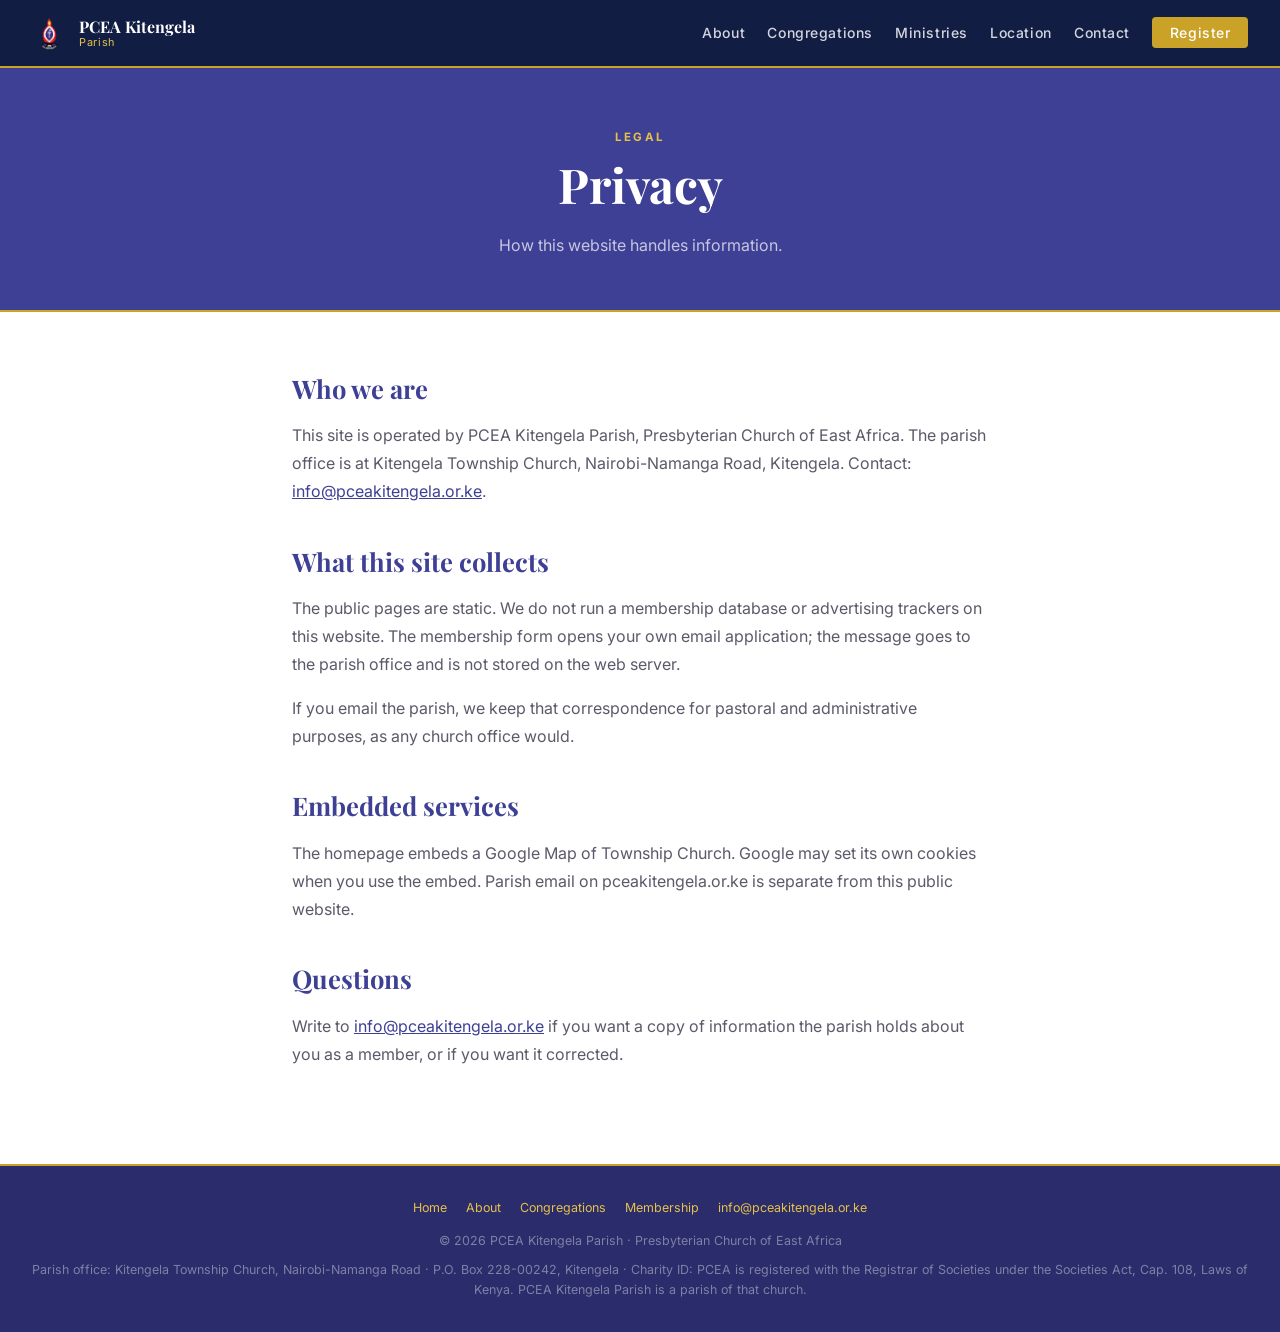
<file: privacy.html>
<!DOCTYPE html>
<html lang="en">
<head>
  <meta charset="UTF-8" />
  <meta name="viewport" content="width=device-width, initial-scale=1.0" />
  <title>Privacy | PCEA Kitengela Parish</title>
  <meta name="description" content="Privacy note for the official website of PCEA Kitengela Parish." />
  <link rel="canonical" href="https://pceakitengela.or.ke/privacy.html" />
  <link rel="icon" type="image/png" href="images/logo.png" />
  <link rel="preconnect" href="https://fonts.googleapis.com" />
  <link rel="preconnect" href="https://fonts.gstatic.com" crossorigin />
  <link href="https://fonts.googleapis.com/css2?family=Playfair+Display:wght@600;700;900&family=Inter:wght@300;400;500;600&display=swap" rel="stylesheet" />
  <link rel="stylesheet" href="styles.css" />
</head>
<body>

<nav>
  <a class="nav-brand" href="index.html">
    <img src="images/logo.png" alt="PCEA Kitengela Parish logo" />
    <span>PCEA Kitengela<small>Parish</small></span>
  </a>
  <ul class="nav-links" id="nav-links">
    <li><a href="about.html">About</a></li>
    <li><a href="congregations.html">Congregations</a></li>
    <li><a href="ministries.html">Ministries</a></li>
    <li><a href="index.html#location">Location</a></li>
    <li><a href="index.html#contact">Contact</a></li>
    <li><a class="nav-cta" href="register.html">Register</a></li>
  </ul>
  <button class="nav-toggle" id="nav-toggle" aria-label="Toggle menu" aria-expanded="false">
    <span></span><span></span><span></span>
  </button>
</nav>

<header class="page-hero">
  <p class="section-label" style="color:var(--gold-lt);">Legal</p>
  <h1>Privacy</h1>
  <p>How this website handles information.</p>
</header>

<article class="prose">
  <h2>Who we are</h2>
  <p>This site is operated by PCEA Kitengela Parish, Presbyterian Church of East Africa. The parish office is at Kitengela Township Church, Nairobi-Namanga Road, Kitengela. Contact: <a href="mailto:info@pceakitengela.or.ke">info@pceakitengela.or.ke</a>.</p>

  <h2>What this site collects</h2>
  <p>The public pages are static. We do not run a membership database or advertising trackers on this website. The membership form opens your own email application; the message goes to the parish office and is not stored on the web server.</p>
  <p>If you email the parish, we keep that correspondence for pastoral and administrative purposes, as any church office would.</p>

  <h2>Embedded services</h2>
  <p>The homepage embeds a Google Map of Township Church. Google may set its own cookies when you use the embed. Parish email on pceakitengela.or.ke is separate from this public website.</p>

  <h2>Questions</h2>
  <p>Write to <a href="mailto:info@pceakitengela.or.ke">info@pceakitengela.or.ke</a> if you want a copy of information the parish holds about you as a member, or if you want it corrected.</p>
</article>

<footer>
  <div class="footer-links">
    <a href="index.html">Home</a>
    <a href="about.html">About</a>
    <a href="congregations.html">Congregations</a>
    <a href="register.html">Membership</a>
    <a href="mailto:info@pceakitengela.or.ke">info@pceakitengela.or.ke</a>
  </div>
  <p>© <span id="copy-year"></span> PCEA Kitengela Parish · Presbyterian Church of East Africa</p>
  <p class="footer-legal">
    Parish office: Kitengela Township Church, Nairobi-Namanga Road ·
    P.O. Box 228-00242, Kitengela ·
    Charity ID: <span data-charity-id></span>
  </p>
</footer>

<script src="config.js"></script>
<script src="main.js"></script>
</body>
</html>
</file>
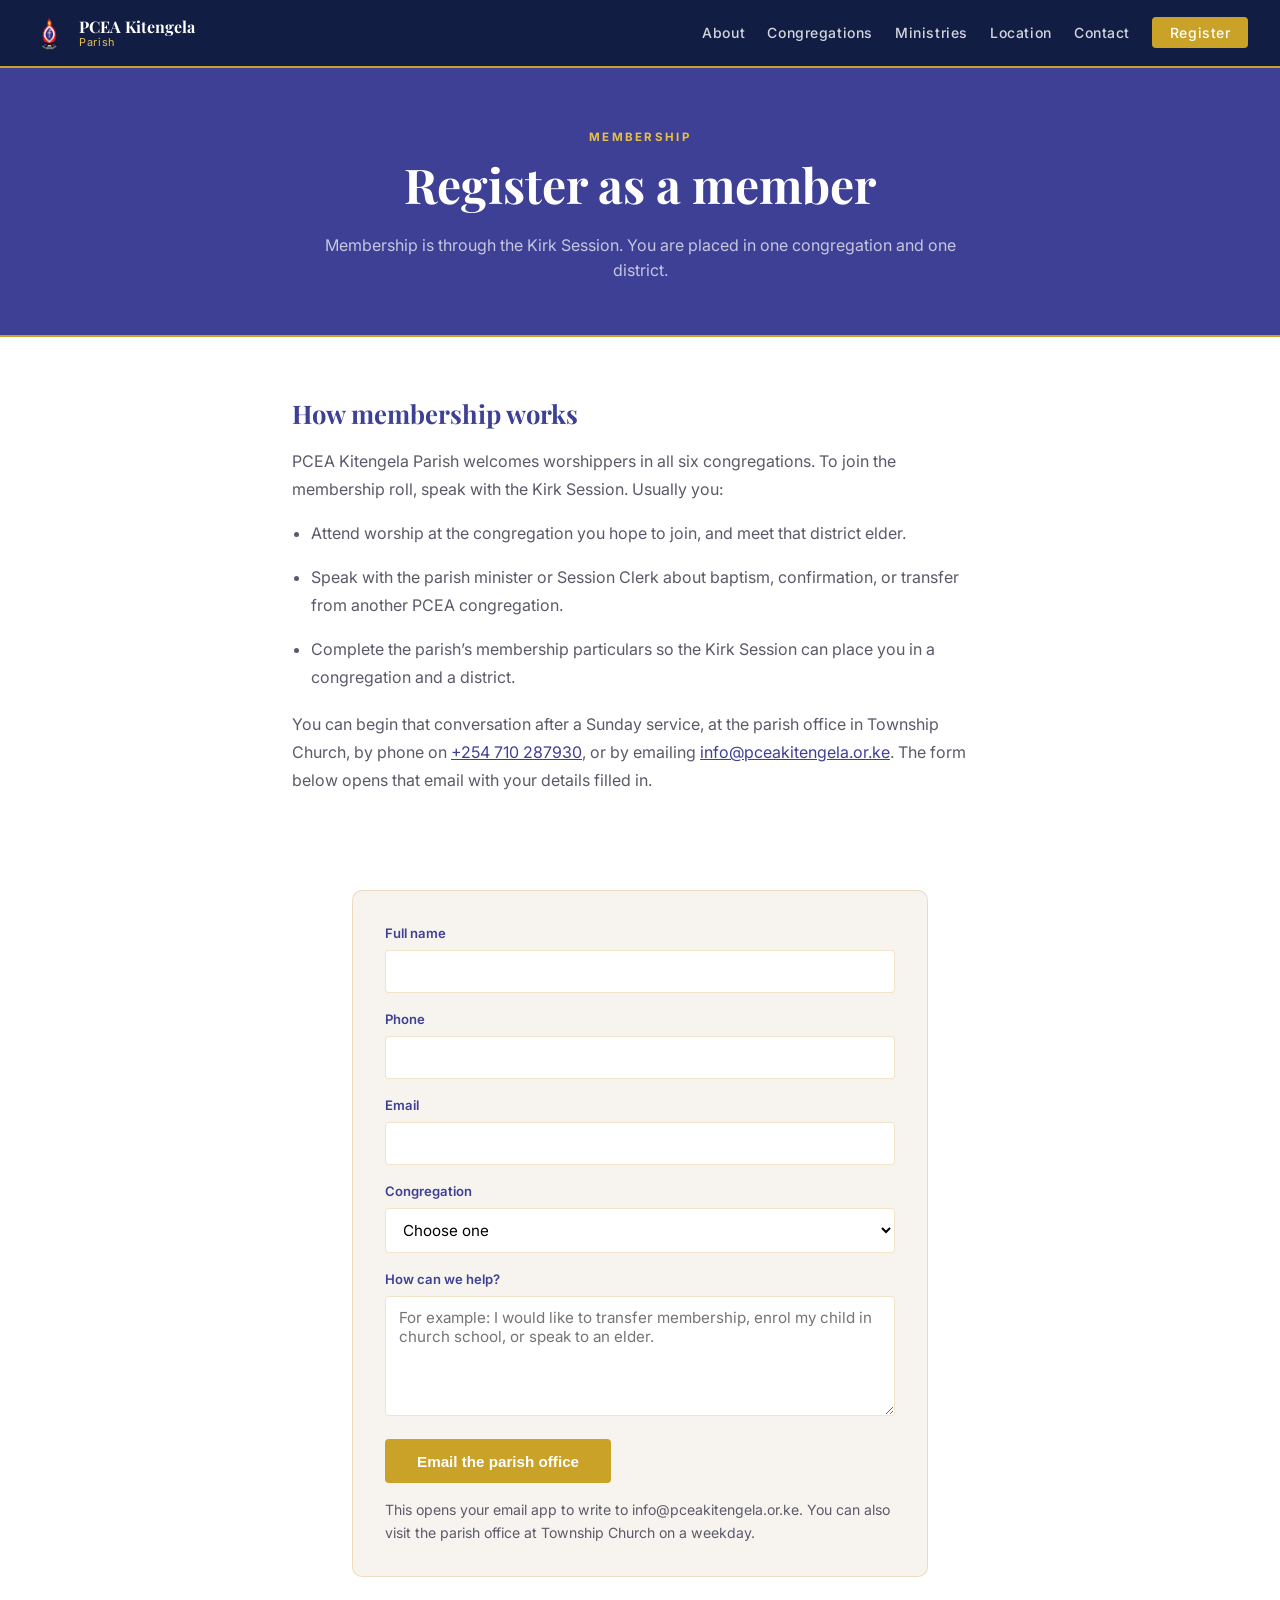
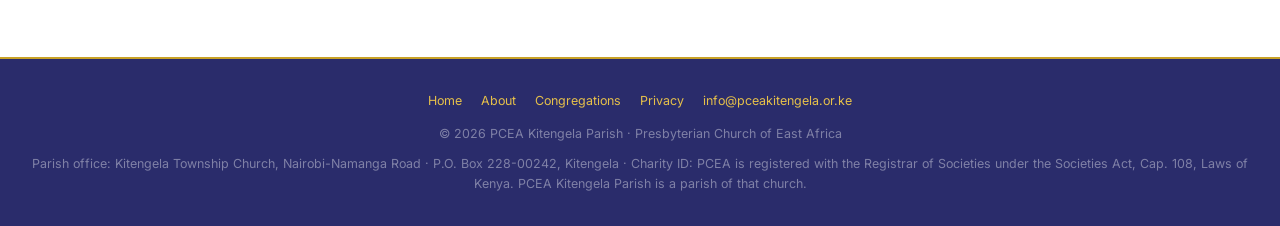
<file: register.html>
<!DOCTYPE html>
<html lang="en">
<head>
  <meta charset="UTF-8" />
  <meta name="viewport" content="width=device-width, initial-scale=1.0" />
  <title>Register as a member | PCEA Kitengela Parish</title>
  <meta name="description" content="How to become a member of PCEA Kitengela Parish. Membership is through the Kirk Session, placed in one of the six congregations." />
  <link rel="canonical" href="https://pceakitengela.or.ke/register.html" />
  <link rel="icon" type="image/png" href="images/logo.png" />
  <link rel="preconnect" href="https://fonts.googleapis.com" />
  <link rel="preconnect" href="https://fonts.gstatic.com" crossorigin />
  <link href="https://fonts.googleapis.com/css2?family=Playfair+Display:wght@600;700;900&family=Inter:wght@300;400;500;600&display=swap" rel="stylesheet" />
  <link rel="stylesheet" href="styles.css" />
</head>
<body>

<nav>
  <a class="nav-brand" href="index.html">
    <img src="images/logo.png" alt="PCEA Kitengela Parish logo" />
    <span>PCEA Kitengela<small>Parish</small></span>
  </a>
  <ul class="nav-links" id="nav-links">
    <li><a href="about.html">About</a></li>
    <li><a href="congregations.html">Congregations</a></li>
    <li><a href="ministries.html">Ministries</a></li>
    <li><a href="index.html#location">Location</a></li>
    <li><a href="index.html#contact">Contact</a></li>
    <li><a class="nav-cta" href="register.html" aria-current="page">Register</a></li>
  </ul>
  <button class="nav-toggle" id="nav-toggle" aria-label="Toggle menu" aria-expanded="false">
    <span></span><span></span><span></span>
  </button>
</nav>

<header class="page-hero">
  <p class="section-label" style="color:var(--gold-lt);">Membership</p>
  <h1>Register as a member</h1>
  <p>Membership is through the Kirk Session. You are placed in one congregation and one district.</p>
</header>

<article class="prose">
  <h2>How membership works</h2>
  <p>PCEA Kitengela Parish welcomes worshippers in all six congregations. To join the membership roll, speak with the Kirk Session. Usually you:</p>
  <ul>
    <li>Attend worship at the congregation you hope to join, and meet that district elder.</li>
    <li>Speak with the parish minister or Session Clerk about baptism, confirmation, or transfer from another PCEA congregation.</li>
    <li>Complete the parish’s membership particulars so the Kirk Session can place you in a congregation and a district.</li>
  </ul>
  <p>You can begin that conversation after a Sunday service, at the parish office in Township Church, by phone on <a href="tel:+254710287930">+254 710 287930</a>, or by emailing <a href="mailto:info@pceakitengela.or.ke">info@pceakitengela.or.ke</a>. The form below opens that email with your details filled in.</p>
</article>

<div class="form-wrap">
  <form class="form-card" id="register-form">
    <label for="name">Full name</label>
    <input id="name" name="name" type="text" required autocomplete="name" />

    <label for="phone">Phone</label>
    <input id="phone" name="phone" type="tel" required autocomplete="tel" />

    <label for="email">Email</label>
    <input id="email" name="email" type="email" autocomplete="email" />

    <label for="congregation">Congregation</label>
    <select id="congregation" name="congregation" required>
      <option value="">Choose one</option>
      <option>Kitengela Township</option>
      <option>Stoni Athi</option>
      <option>Bethsaida</option>
      <option>Ebenezar</option>
      <option>Neema</option>
      <option>Bethel</option>
      <option>Not sure yet</option>
    </select>

    <label for="message">How can we help?</label>
    <textarea id="message" name="message" placeholder="For example: I would like to transfer membership, enrol my child in church school, or speak to an elder."></textarea>

    <button type="submit" class="btn-primary">Email the parish office</button>
    <p class="form-help">This opens your email app to write to info@pceakitengela.or.ke. You can also visit the parish office at Township Church on a weekday.</p>
  </form>
</div>

<footer>
  <div class="footer-links">
    <a href="index.html">Home</a>
    <a href="about.html">About</a>
    <a href="congregations.html">Congregations</a>
    <a href="privacy.html">Privacy</a>
    <a href="mailto:info@pceakitengela.or.ke">info@pceakitengela.or.ke</a>
  </div>
  <p>© <span id="copy-year"></span> PCEA Kitengela Parish · Presbyterian Church of East Africa</p>
  <p class="footer-legal">
    Parish office: Kitengela Township Church, Nairobi-Namanga Road ·
    P.O. Box 228-00242, Kitengela ·
    Charity ID: <span data-charity-id></span>
  </p>
</footer>

<script src="config.js"></script>
<script src="main.js"></script>
</body>
</html>
</file>
<file: styles.css>
*, *::before, *::after { box-sizing: border-box; margin: 0; padding: 0; }

:root {
  --navy:    #3E4095;
  --navy-dk: #2a2c6b;
  --gold:    #C9A227;
  --gold-lt: #E6C04A;
  --burgundy:#6B1A2B;
  --cream:   #F7F4EF;
  --white:   #ffffff;
  --text:    #222222;
  --muted:   #5a5a6a;
  --border:  rgba(201,146,42,0.25);
}

html { scroll-behavior: smooth; }
body {
  font-family: 'Inter', sans-serif;
  color: var(--text);
  background: var(--white);
  line-height: 1.6;
}

/* NAV */
nav {
  position: fixed; top: 0; left: 0; right: 0; z-index: 100;
  background: rgba(17,28,66,0.97);
  backdrop-filter: blur(8px);
  display: flex; align-items: center; justify-content: space-between;
  padding: 0 2rem;
  height: 68px;
  border-bottom: 2px solid var(--gold);
}
.nav-brand {
  display: flex;
  align-items: center;
  gap: 0.75rem;
  text-decoration: none;
}
.nav-brand img {
  height: 35px;
  width: 35px;
}
.nav-brand span {
  font-family: 'Playfair Display', serif;
  color: var(--white);
  font-size: 1rem;
  font-weight: 700;
  line-height: 1.2;
}
.nav-brand span small { display: block; font-size: 0.68rem; font-weight: 400; color: var(--gold-lt); font-family: 'Inter', sans-serif; letter-spacing: 0.06em; }
.nav-links { display: flex; gap: 1.4rem; list-style: none; align-items: center; }
.nav-links a { color: rgba(255,255,255,0.82); text-decoration: none; font-size: 0.875rem; font-weight: 500; letter-spacing: 0.04em; transition: color .2s; }
.nav-links a:hover, .nav-links a[aria-current="page"] { color: var(--gold-lt); }
.nav-cta {
  background: var(--gold);
  color: var(--white) !important;
  padding: 0.45rem 1.1rem;
  border-radius: 4px;
  font-weight: 600;
}
.nav-cta:hover { background: var(--gold-lt); color: var(--white) !important; }

.nav-toggle {
  display: none;
  flex-direction: column;
  justify-content: center;
  gap: 5px;
  width: 38px; height: 38px;
  background: none; border: none; cursor: pointer;
  padding: 8px;
}
.nav-toggle span {
  display: block;
  width: 100%; height: 2px;
  background: var(--white);
  border-radius: 2px;
  transition: transform .25s ease, opacity .25s ease;
}
.nav-toggle.active span:nth-child(1) { transform: translateY(7px) rotate(45deg); }
.nav-toggle.active span:nth-child(2) { opacity: 0; }
.nav-toggle.active span:nth-child(3) { transform: translateY(-7px) rotate(-45deg); }

/* HERO */
.hero {
  min-height: 100vh;
  background: linear-gradient(165deg, #1a1a4a 0%, #3E4095 52%, #1B2A5E 100%);
  display: flex; align-items: center; justify-content: center;
  text-align: center;
  padding: 8rem 2rem 4rem;
  position: relative;
  overflow: hidden;
}
.hero::before {
  content: '';
  position: absolute; inset: 0;
  background: radial-gradient(ellipse at 50% 20%, rgba(201,162,39,0.12), transparent 55%);
}
.hero-content { position: relative; max-width: 780px; }
.hero-logo {
  width: 40px;
  height: 40px;
  margin-right: 5px;
  animation: float 4s ease-in-out infinite;
}

@keyframes float { 0%,100%{transform:translateY(0)} 50%{transform:translateY(20px)} }
.hero-eyebrow {
  display: inline-block;
  color: var(--gold-lt);
  font-size: 0.75rem;
  font-weight: 600;
  letter-spacing: 0.18em;
  text-transform: uppercase;
  margin-bottom: 1rem;
  border: 1px solid rgba(201,146,42,0.4);
  padding: 0.3rem 1rem;
  border-radius: 20px;
}
.hero h1 {
  font-family: 'Playfair Display', serif;
  color: var(--white);
  font-size: clamp(2.4rem, 5vw, 4rem);
  font-weight: 900;
  line-height: 1.15;
  margin-bottom: 0.5rem;
}
.hero h1 span { color: var(--gold-lt); }
.hero-sub {
  color: rgba(255,255,255,0.65);
  font-size: 1rem;
  margin-bottom: 2.5rem;
  letter-spacing: 0.03em;
}
.hero-buttons { display: flex; gap: 1rem; justify-content: center; flex-wrap: wrap; }
.btn-primary {
  background: var(--gold);
  color: var(--white);
  padding: 0.85rem 2rem;
  border-radius: 4px;
  text-decoration: none;
  font-weight: 600;
  font-size: 0.95rem;
  transition: background .2s, transform .15s;
  border: none; cursor: pointer;
  display: inline-block;
}
.btn-primary:hover { background: var(--gold-lt); transform: translateY(-2px); }
.btn-primary:disabled {
  opacity: 0.65;
  cursor: wait;
  transform: none;
}
.btn-outline {
  border: 2px solid rgba(255,255,255,0.35);
  color: var(--white);
  padding: 0.85rem 2rem;
  border-radius: 4px;
  text-decoration: none;
  font-weight: 500;
  font-size: 0.95rem;
  transition: border-color .2s, transform .15s;
  display: inline-block;
}
.btn-outline:hover { border-color: var(--gold-lt); transform: translateY(-2px); }
.scroll-cue {
  position: absolute; bottom: 2rem; left: 50%; transform: translateX(-50%);
  display: flex; flex-direction: column; align-items: center; gap: 0.4rem;
  color: rgba(255,255,255,0.4); font-size: 0.7rem; letter-spacing: 0.12em; text-transform: uppercase;
  animation: bounce 2s infinite;
}
.scroll-cue svg { width: 20px; opacity: 0.5; }
@keyframes bounce { 0%,100%{transform:translateX(-50%) translateY(0)} 50%{transform:translateX(-50%) translateY(6px)} }

/* SHARED SECTION CHROME */
.section-label {
  text-align: center;
  color: var(--gold);
  font-size: 0.72rem;
  font-weight: 700;
  letter-spacing: 0.2em;
  text-transform: uppercase;
  margin-bottom: 0.6rem;
}
.section-title {
  text-align: center;
  font-family: 'Playfair Display', serif;
  font-size: clamp(1.8rem, 3vw, 2.5rem);
  font-weight: 700;
  color: var(--navy);
  margin-bottom: 0.75rem;
}
.section-divider {
  display: block; width: 60px; height: 3px;
  background: linear-gradient(90deg, var(--gold), var(--burgundy));
  margin: 0 auto 3rem;
  border-radius: 2px;
}
.section-intro {
  max-width: 720px;
  margin: -1.5rem auto 2.5rem;
  text-align: center;
  color: var(--muted);
  font-size: 1.02rem;
  line-height: 1.7;
}

/* MISSION */
#mission {
  background: var(--white);
  padding: 5rem 2rem;
}
.mission-quote {
  max-width: 800px;
  margin: 0 auto 2.5rem;
  text-align: center;
  font-family: 'Playfair Display', serif;
  font-size: clamp(1.25rem, 2.4vw, 1.7rem);
  line-height: 1.45;
  color: var(--navy);
}
.mission-grid {
  display: grid;
  grid-template-columns: repeat(auto-fit, minmax(240px, 1fr));
  gap: 1.5rem;
  max-width: 960px;
  margin: 0 auto;
}
.mission-card {
  background: var(--cream);
  border-radius: 8px;
  padding: 1.6rem;
  border-top: 3px solid var(--gold);
}
.mission-card h3 {
  font-family: 'Playfair Display', serif;
  color: var(--navy);
  margin-bottom: 0.5rem;
  font-size: 1.15rem;
}
.mission-card p { color: var(--muted); font-size: 0.92rem; }

/* ORGANISATION / TRANSPARENCY */
#organisation {
  background: var(--cream);
  padding: 5rem 2rem;
}
.org-box {
  max-width: 960px;
  margin: 0 auto;
  background: var(--white);
  border: 2px solid var(--gold);
  border-radius: 10px;
  padding: 2rem;
  box-shadow: 0 8px 32px rgba(27,42,94,0.08);
}
.org-table {
  width: 100%;
  border-collapse: collapse;
}
.org-table th, .org-table td {
  text-align: left;
  padding: 0.7rem 0.4rem;
  border-bottom: 1px solid var(--border);
  vertical-align: top;
  font-size: 0.95rem;
}
.org-table th {
  width: 38%;
  color: var(--navy);
  font-weight: 600;
}
.org-table td { color: var(--text); }
.org-table tr:last-child th, .org-table tr:last-child td { border-bottom: none; }
.org-note {
  margin-top: 1.2rem;
  color: var(--muted);
  font-size: 0.88rem;
  line-height: 1.6;
}
.charity-highlight {
  background: rgba(201,146,42,0.12);
}
.charity-highlight td, .charity-highlight th {
  font-size: 1rem;
}

/* SERVICES */
#services {
  background: var(--cream);
  padding: 5rem 2rem;
}
#services.alt { background: var(--white); }
.services-grid {
  display: grid;
  grid-template-columns: repeat(auto-fit, minmax(280px, 1fr));
  gap: 1.5rem;
  max-width: 960px;
  margin: 0 auto;
}
.service-card {
  background: var(--white);
  border-radius: 8px;
  padding: 2rem;
  border-left: 4px solid var(--gold);
  box-shadow: 0 2px 16px rgba(27,42,94,0.08);
  transition: transform .2s, box-shadow .2s;
}
#services.alt .service-card { background: var(--cream); }
.service-card:nth-child(2) { border-left-color: var(--navy); }
.service-card:nth-child(3) { border-left-color: var(--burgundy); }
.service-card:hover { transform: translateY(-4px); box-shadow: 0 8px 32px rgba(27,42,94,0.15); }
.service-badge {
  display: inline-block;
  font-size: 0.65rem; font-weight: 700; letter-spacing: 0.14em;
  text-transform: uppercase; padding: 0.25rem 0.7rem;
  border-radius: 20px; margin-bottom: 1rem;
  background: rgba(201,146,42,0.12); color: var(--gold);
}
.service-card:nth-child(2) .service-badge { background: rgba(27,42,94,0.1); color: var(--navy); }
.service-card:nth-child(3) .service-badge { background: rgba(107,26,43,0.1); color: var(--burgundy); }
.service-card h3 { font-family: 'Playfair Display', serif; font-size: 1.25rem; color: var(--navy); margin-bottom: 0.4rem; }
.service-time { font-size: 1.5rem; font-weight: 700; color: var(--navy-dk); letter-spacing: -0.01em; }
.service-time span { font-size: 0.85rem; font-weight: 400; color: var(--muted); }
.service-desc { margin-top: 0.6rem; color: var(--muted); font-size: 0.88rem; line-height: 1.5; }

/* MINISTRIES */
#ministries {
  background: var(--white);
  padding: 5rem 2rem;
}
.ministry-grid {
  display: grid;
  grid-template-columns: repeat(auto-fit, minmax(260px, 1fr));
  gap: 1.25rem;
  max-width: 960px;
  margin: 0 auto;
}
.ministry-card {
  border: 1px solid var(--border);
  border-radius: 8px;
  padding: 1.5rem;
}
.ministry-card h3 {
  font-family: 'Playfair Display', serif;
  color: var(--navy);
  margin-bottom: 0.5rem;
  font-size: 1.1rem;
}
.ministry-card p { color: var(--muted); font-size: 0.9rem; }

/* CONGREGATIONS */
.cong-grid {
  display: grid;
  grid-template-columns: repeat(auto-fit, minmax(280px, 1fr));
  gap: 1.25rem;
  max-width: 1040px;
  margin: 0 auto;
}
.cong-card {
  background: var(--white);
  border: 1px solid var(--border);
  border-radius: 8px;
  padding: 1.6rem;
  text-decoration: none;
  display: block;
  transition: transform .2s, box-shadow .2s;
}
.cong-card:hover { transform: translateY(-3px); box-shadow: 0 8px 24px rgba(62,64,149,0.12); }
.cong-card.featured { border-top: 3px solid var(--gold); }
.cong-card h3 {
  font-family: 'Playfair Display', serif;
  color: var(--navy);
  font-size: 1.2rem;
  margin-bottom: 0.4rem;
}
.cong-card .cong-meta {
  color: var(--gold);
  font-size: 0.72rem;
  font-weight: 700;
  letter-spacing: 0.1em;
  text-transform: uppercase;
  margin-bottom: 0.6rem;
}
.cong-card p { color: var(--muted); font-size: 0.9rem; line-height: 1.55; }
.cong-card .cong-link {
  display: inline-block;
  margin-top: 0.8rem;
  color: var(--navy);
  font-size: 0.85rem;
  font-weight: 600;
}
.center-cta { text-align: center; margin-top: 2.2rem; }
.btn-navy {
  background: var(--navy);
  color: var(--white);
  padding: 0.75rem 1.6rem;
  border-radius: 4px;
  text-decoration: none;
  font-weight: 600;
  display: inline-block;
}
.btn-navy:hover { background: var(--navy-dk); }

/* LOCATION */
#location {
  background: var(--white);
  padding: 5rem 2rem;
}
#location.on-cream { background: var(--cream); }
.location-inner {
  max-width: 960px; margin: 0 auto;
  display: grid; grid-template-columns: 1fr 1fr; gap: 4rem; align-items: center;
}
.location-text p { color: var(--muted); margin-bottom: 1.2rem; line-height: 1.7; }
.location-detail {
  display: flex; align-items: flex-start; gap: 0.8rem;
  padding: 1rem;
  border: 1px solid var(--border);
  border-radius: 6px;
  margin-bottom: 1rem;
  background: var(--white);
}
.location-detail svg { width: 22px; height: 22px; flex-shrink: 0; color: var(--gold); margin-top: 2px; }
.location-detail strong { display: block; color: var(--navy); font-size: 0.9rem; margin-bottom: 0.2rem; }
.location-detail span { color: var(--muted); font-size: 0.875rem; }
.map-frame {
  border-radius: 10px;
  overflow: hidden;
  min-height: 320px;
  border: 2px solid var(--border);
  background: var(--navy-dk);
}
.map-frame iframe {
  width: 100%;
  height: 360px;
  border: 0;
  display: block;
}

/* YOUTUBE */
#media {
  background: var(--navy-dk);
  padding: 5rem 2rem;
}
#media .section-label { color: var(--gold-lt); }
#media .section-title { color: var(--white); }
#media .section-intro { color: rgba(255,255,255,0.65); }
.youtube-embed {
  max-width: 800px; margin: 0 auto;
  border-radius: 10px; overflow: hidden;
  box-shadow: 0 16px 64px rgba(0,0,0,0.5);
  border: 2px solid rgba(201,146,42,0.3);
  position: relative;
}
.youtube-embed iframe {
  width: 100%; aspect-ratio: 16/9;
  display: block; border: none;
}

/* CONTACT */
#contact {
  background: var(--navy);
  padding: 4rem 2rem;
}
#contact .section-label { color: rgba(201,146,42,0.8); }
#contact .section-title { color: var(--white); }
.contact-grid {
  display: grid; grid-template-columns: repeat(auto-fit, minmax(220px, 1fr));
  gap: 1.5rem; max-width: 800px; margin: 0 auto;
}
.contact-card {
  background: rgba(255,255,255,0.06);
  border: 1px solid rgba(255,255,255,0.1);
  border-radius: 8px;
  padding: 1.5rem;
  text-align: center;
  transition: background .2s;
}
.contact-card:hover { background: rgba(255,255,255,0.1); }
.contact-card svg { width: 28px; color: var(--gold-lt); margin-bottom: 0.7rem; }
.contact-card strong { display: block; color: rgba(255,255,255,0.5); font-size: 0.7rem; letter-spacing: 0.14em; text-transform: uppercase; margin-bottom: 0.4rem; }
.contact-card a, .contact-card p { color: var(--white); text-decoration: none; font-size: 0.95rem; }
.contact-card a:hover { color: var(--gold-lt); }
.contact-card a + a { display: block; margin-top: 0.25rem; }

/* INNER PAGES */
.page-hero {
  background: var(--navy);
  padding: 8rem 2rem 3.2rem;
  text-align: center;
  border-bottom: 2px solid var(--gold);
}
.page-hero h1 {
  font-family: 'Playfair Display', serif;
  color: var(--white);
  font-size: clamp(2rem, 4vw, 3rem);
  margin-bottom: 0.6rem;
}
.page-hero p {
  color: rgba(255,255,255,0.7);
  max-width: 640px;
  margin: 0 auto;
}
.prose {
  max-width: 760px;
  margin: 0 auto;
  padding: 3.5rem 2rem 5rem;
}
.prose h2 {
  font-family: 'Playfair Display', serif;
  color: var(--navy);
  font-size: 1.6rem;
  margin: 2.2rem 0 0.8rem;
}
.prose h2:first-child { margin-top: 0; }
.prose p, .prose li { color: var(--muted); margin-bottom: 1rem; line-height: 1.75; }
.prose ul { padding-left: 1.2rem; margin-bottom: 1.2rem; }
.prose a { color: var(--navy); }

/* FORM */
.form-wrap {
  max-width: 640px;
  margin: 0 auto;
  padding: 0 2rem 5rem;
}
.form-card {
  background: var(--cream);
  border-radius: 10px;
  padding: 2rem;
  border: 1px solid var(--border);
}
.form-card label {
  display: block;
  font-size: 0.82rem;
  font-weight: 600;
  color: var(--navy);
  margin-bottom: 0.35rem;
}
.form-card input, .form-card textarea, .form-card select {
  width: 100%;
  padding: 0.7rem 0.8rem;
  border: 1px solid var(--border);
  border-radius: 4px;
  margin-bottom: 1rem;
  font-family: inherit;
  font-size: 0.95rem;
  background: var(--white);
}
.form-card textarea { min-height: 120px; resize: vertical; }
.form-help { color: var(--muted); font-size: 0.88rem; margin-top: 1rem; }
.form-status { margin-top: 0.85rem; font-size: 0.92rem; line-height: 1.5; min-height: 1.4em; }
.form-status.ok { color: #1b5e20; }
.form-status.err { color: #8b1e1e; }
.hp-field {
  position: absolute;
  left: -10000px;
  width: 1px;
  height: 1px;
  overflow: hidden;
}

/* FOOTER */
footer {
  background: var(--navy-dk);
  border-top: 2px solid var(--gold);
  padding: 2rem;
  text-align: center;
  color: rgba(255,255,255,0.4);
  font-size: 0.78rem;
}
footer a { color: var(--gold-lt); text-decoration: none; }
.footer-links {
  display: flex;
  gap: 1.2rem;
  justify-content: center;
  flex-wrap: wrap;
  margin-bottom: 0.8rem;
}
.footer-legal { margin-top: 0.6rem; line-height: 1.6; }

@media (max-width: 900px) {
  .nav-links { gap: 0.9rem; }
  .nav-links a { font-size: 0.8rem; }
}

@media (max-width: 768px) {
  nav { padding: 0 1rem; }
  .nav-toggle { display: flex; }
  .nav-links {
    position: absolute;
    top: 68px; left: 0; right: 0;
    background: rgba(17,28,66,0.98);
    flex-direction: column;
    align-items: stretch;
    gap: 0;
    max-height: 0;
    overflow: hidden;
    transition: max-height .3s ease;
    border-bottom: 2px solid var(--gold);
  }
  .nav-links.open { max-height: 560px; }
  .nav-links li { width: 100%; }
  .nav-links a {
    display: block;
    padding: 1rem 2rem;
    border-bottom: 1px solid rgba(255,255,255,0.08);
    font-size: 0.9rem;
  }
  .nav-cta { margin: 0.6rem 2rem 1rem; text-align: center; }
  .location-inner { grid-template-columns: 1fr; gap: 2rem; }
  .org-table th { width: 42%; }
}
</file>
